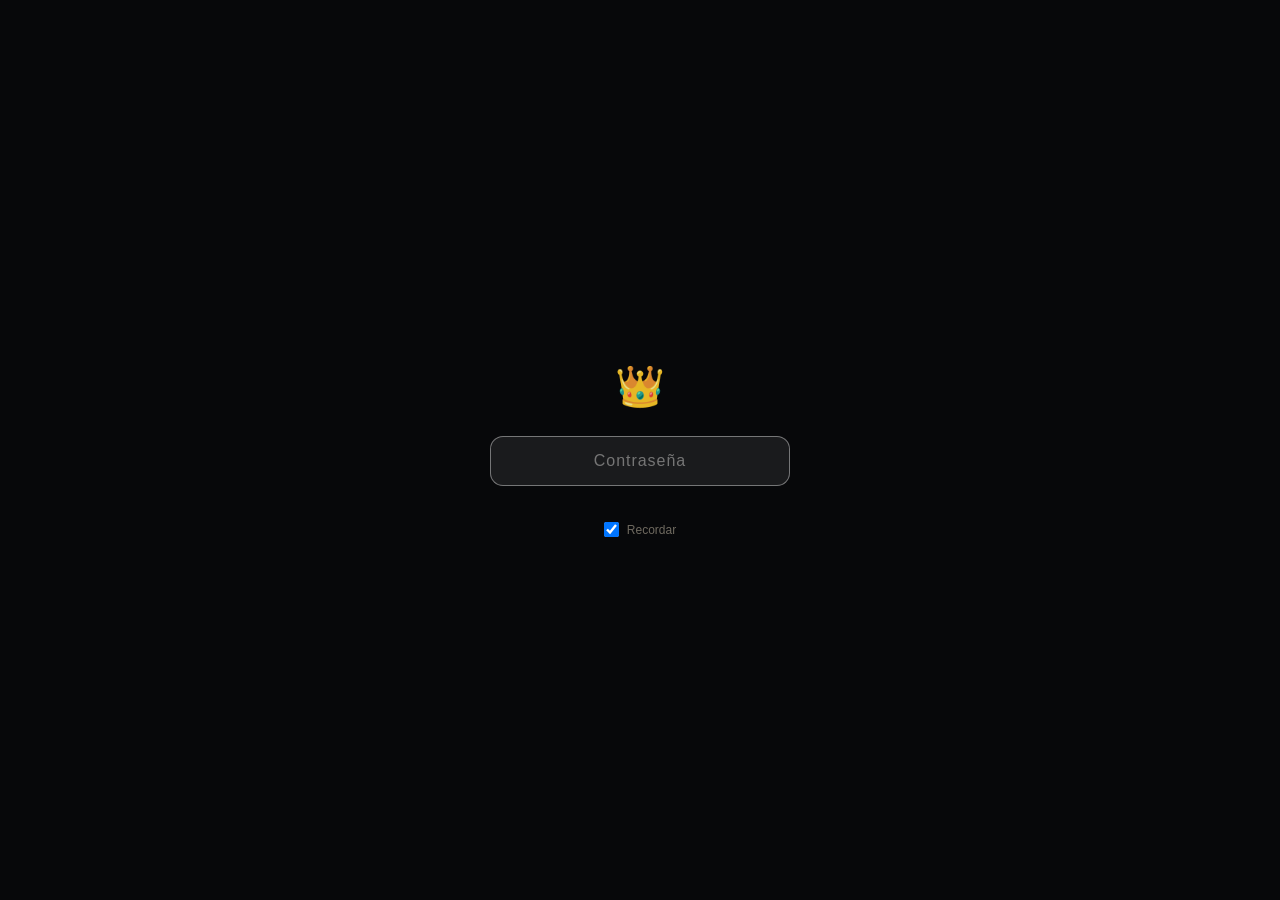
<file: index.html>
<!DOCTYPE html>
<html lang="es">
<head>
<meta charset="UTF-8" />
<meta name="viewport" content="width=device-width, initial-scale=1.0" />
<link rel="icon" href="data:image/svg+xml,<svg xmlns='http://www.w3.org/2000/svg' viewBox='0 0 100 100'><text y='.9em' font-size='88'>👑</text></svg>" />
<meta name="theme-color" content="#07080a" />
<meta name="apple-mobile-web-app-capable" content="yes" />
<meta name="apple-mobile-web-app-status-bar-style" content="black-translucent" />
<link rel="manifest" href="manifest.json" />
<link rel="apple-touch-icon" href="img/icon-192.png" />
<title>TPM</title>
<style>
  :root{
    --neg:#07080a;
    --hueso:#f4f1ea;
    --tenue:#8b8578;
    --serif:'Georgia','Times New Roman',serif;
    --sans:-apple-system,BlinkMacSystemFont,'Segoe UI','Helvetica Neue',Arial,sans-serif;
    --riel:330px;
    --suave:cubic-bezier(.22,.61,.36,1);
  }
  *,*::before,*::after{box-sizing:border-box;margin:0;padding:0}
  html,body{height:100%;overflow:hidden;background:var(--neg)}
  body{font-family:var(--sans);color:var(--hueso);-webkit-font-smoothing:antialiased}
  ::selection{background:rgba(255,255,255,.16)}

  /* ══════════════ EL FONDO CINEMATOGRÁFICO ══════════════ */
  .escena{position:fixed;inset:0;z-index:0;overflow:hidden;background:#000}
  .toma{
    position:absolute;inset:-6%;
    background-size:cover;background-position:center;
    filter:brightness(.68) saturate(1.12) contrast(1.03);
    opacity:0;transform:scale(1.02);
    transition:opacity 1.1s var(--suave);
    will-change:opacity,transform;
  }
  .toma.viva{opacity:1;animation:respira 26s ease-out forwards}
  @keyframes respira{ from{transform:scale(1.02) translate3d(0,0,0)} to{transform:scale(1.15) translate3d(-1.5%,-1%,0)} }

  /* La página web no respira: ESCURRE. La foto es la página completa,
     alta, y se recorre despacito de arriba abajo — como si alguien la
     estuviera leyendo. Va y viene para que nunca se corte de golpe. */
  .toma.desliza{
    inset:0;
    background-size:100% auto;
    background-position:center top;
    background-repeat:no-repeat;
    transform:none;
    /* la página es BLANCA: con el mismo brillo de las fotos se traga el
       texto. Va mucho más oscura y con un desenfoque leve, para que se
       lea como fondo y no como contenido peleando con el título. */
    filter:brightness(.26) saturate(1.05) contrast(1.06) blur(1.6px);
  }
  .toma.desliza.viva{ animation:escurre 46s ease-in-out infinite alternate; }
  @keyframes escurre{ from{background-position:center 0%} to{background-position:center 100%} }

  /* el color del sistema tiñe la toma */
  .tinte{position:absolute;inset:0;mix-blend-mode:soft-light;opacity:.34;transition:background 1.1s var(--suave)}
  /* oscurecido para que el texto siempre se lea */
  .velo{position:absolute;inset:0;
    background:
      linear-gradient(100deg, rgba(7,8,10,.985) 0%, rgba(7,8,10,.95) 20%, rgba(7,8,10,.70) 44%, rgba(7,8,10,.30) 70%, rgba(7,8,10,.62) 100%),
      radial-gradient(135% 105% at 24% 50%, transparent 30%, rgba(0,0,0,.66) 100%);
  }
  /* grano finito: le quita lo digital */
  .grano{position:absolute;inset:-100%;opacity:.05;pointer-events:none;
    background-image:url("data:image/svg+xml,%3Csvg xmlns='http://www.w3.org/2000/svg' width='200' height='200'%3E%3Cfilter id='n'%3E%3CfeTurbulence type='fractalNoise' baseFrequency='.85' numOctaves='3'/%3E%3C/filter%3E%3Crect width='200' height='200' filter='url(%23n)'/%3E%3C/svg%3E");
    animation:tiembla 700ms steps(4) infinite}
  @keyframes tiembla{0%{transform:translate(0,0)}25%{transform:translate(-2%,1%)}50%{transform:translate(1%,-2%)}75%{transform:translate(-1%,-1%)}100%{transform:translate(0,0)}}

  /* ══════════════ RIEL DE SISTEMAS (izquierda) ══════════════ */
  .app{position:relative;z-index:2;height:100%;display:flex}
  .riel{
    width:var(--riel);min-width:var(--riel);height:100%;
    display:flex;flex-direction:column;justify-content:center;
    padding:34px 0 34px 46px;gap:2px;
  }
  .fila{
    display:flex;align-items:center;gap:16px;
    padding:11px 16px 11px 12px;border-radius:14px;
    cursor:pointer;position:relative;
    opacity:.46;transform:translateX(-6px);
    transition:opacity .45s var(--suave),transform .45s var(--suave),background .3s;
  }
  .fila .marca{
    position:absolute;left:-14px;top:50%;width:3px;height:0;border-radius:3px;
    background:var(--c);transform:translateY(-50%);
    transition:height .45s var(--suave);
  }
  .fila.sel{opacity:1;transform:translateX(0);background:rgba(255,255,255,.05)}
  .fila.sel .marca{height:56%}
  .fila:hover{opacity:1}

  .ficha{
    width:52px;height:52px;border-radius:13px;flex-shrink:0;
    display:grid;place-items:center;font-size:25px;
    background:linear-gradient(150deg,rgba(255,255,255,.10),rgba(255,255,255,.02));
    border:1px solid rgba(255,255,255,.10);
    box-shadow:0 6px 22px rgba(0,0,0,.5);
    transition:transform .45s var(--suave),border-color .45s var(--suave),box-shadow .45s var(--suave);
  }
  .fila.sel .ficha{transform:scale(1.07);border-color:var(--c);box-shadow:0 10px 30px rgba(0,0,0,.65),0 0 0 1px var(--c)}

  .textos{min-width:0;flex:1}
  .quien{font-family:var(--serif);font-size:21px;line-height:1.1;letter-spacing:.1px;
         white-space:nowrap;overflow:hidden;text-overflow:ellipsis}
  .quees{font-size:11.5px;color:var(--tenue);margin-top:3px;letter-spacing:.03em;
         white-space:nowrap;overflow:hidden;text-overflow:ellipsis}
  .fila.sel .quees{color:#b9b2a4}
  /* semáforo: gris = revisando · color = responde · rojo = no responde */
  .apagado{width:6px;height:6px;border-radius:50%;background:#4a453d;flex-shrink:0;
           transition:background .5s var(--suave),box-shadow .5s var(--suave)}
  .apagado.revisando{animation:late 1.4s ease-in-out infinite}
  @keyframes late{0%,100%{opacity:.35}50%{opacity:1}}
  .apagado.enpie{background:#4f9e6a}
  .apagado.caido{background:#d2503c;box-shadow:0 0 9px rgba(210,80,60,.8)}
  /* lo que vive en la Mac no se puede revisar desde un sitio público:
     Chrome bloquea que una web pública le toque la puerta a localhost.
     Así que NO se pinta verde ni rojo — se pinta distinto y se dice por qué. */
  .apagado.encasa{background:transparent;box-shadow:inset 0 0 0 1.5px var(--c)}
  .fila.sel .apagado.enpie{background:var(--c);box-shadow:0 0 10px var(--c)}

  /* aviso rojo arriba cuando algo se cayó */
  .caida{
    position:fixed;top:22px;right:30px;z-index:6;
    display:none;align-items:center;gap:9px;
    padding:10px 16px;border-radius:30px;
    background:rgba(210,80,60,.14);border:1px solid rgba(210,80,60,.4);
    color:#f0b5a9;font-size:12.5px;letter-spacing:.01em;
    backdrop-filter:blur(10px);animation:sube .6s var(--suave);
  }
  .caida.show{display:flex}

  /* pista de teclado: sale sola y se va sola */
  .pista{
    position:fixed;right:34px;bottom:30px;z-index:5;
    font-size:11px;letter-spacing:.16em;text-transform:uppercase;color:#5d584e;
    display:flex;gap:14px;align-items:center;
    opacity:0;transition:opacity 1s var(--suave);
  }
  .pista.show{opacity:1}
  .pista kbd{
    font-family:var(--sans);font-size:10px;letter-spacing:0;
    padding:3px 7px;border-radius:6px;
    background:rgba(255,255,255,.05);border:1px solid rgba(255,255,255,.10);color:#8b8578;
  }

  /* ══════════════ EL TITULO GRANDE (derecha) ══════════════ */
  .placa{
    flex:1;height:100%;display:flex;flex-direction:column;justify-content:center;
    padding:0 8vw 0 4vw;pointer-events:none;
  }
  .placa .arriba{
    font-size:11px;letter-spacing:.42em;text-transform:uppercase;
    color:var(--c);margin-bottom:16px;font-weight:600;
  }
  .placa h1{
    font-family:var(--serif);font-weight:400;
    font-size:clamp(38px,5.6vw,86px);line-height:.98;letter-spacing:-.02em;
    text-shadow:0 4px 26px rgba(0,0,0,.92),0 2px 60px rgba(0,0,0,.7);
  }
  .placa .linea{height:2px;width:0;background:var(--c);margin:28px 0 4px;border-radius:2px;
                transition:width .8s var(--suave) .1s}
  .placa.entra .linea{width:88px}
  .placa p{max-width:34ch;font-size:15px;line-height:1.6;color:#ddd7ca;
           text-shadow:0 2px 14px rgba(0,0,0,.95),0 1px 30px rgba(0,0,0,.8)}
  .placa .nota{
    margin-top:14px;font-size:12.5px;line-height:1.55;max-width:34ch;
    color:#f0b5a9;background:rgba(210,80,60,.12);border-left:2px solid rgba(210,80,60,.55);
    border-radius:0 8px 8px 0;padding:9px 13px;
  }
  .placa .dedonde{
    margin-top:12px;font-size:10.5px;letter-spacing:.14em;text-transform:uppercase;color:#6a6459;
  }
  .placa .entrar{
    margin-top:30px;pointer-events:auto;align-self:flex-start;
    display:inline-flex;align-items:center;gap:11px;
    padding:14px 26px;border-radius:40px;cursor:pointer;
    background:var(--hueso);color:#0b0c0e;border:none;
    font-family:var(--sans);font-size:14.5px;font-weight:600;letter-spacing:.01em;
    transition:transform .3s var(--suave),box-shadow .3s var(--suave),background .3s;
    box-shadow:0 10px 34px rgba(0,0,0,.5);
  }
  .placa .entrar:hover{transform:translateY(-2px) scale(1.02);box-shadow:0 16px 44px rgba(0,0,0,.62)}
  .placa .entrar.pendiente{background:rgba(255,255,255,.10);color:#a8a196;cursor:default;box-shadow:none}
  .placa .entrar.pendiente:hover{transform:none}

  /* animación de entrada, escalonada */
  .placa > *{opacity:0;transform:translateY(16px)}
  .placa.entra > *{opacity:1;transform:none;
    transition:opacity .7s var(--suave),transform .7s var(--suave)}
  .placa.entra .arriba{transition-delay:.02s}
  .placa.entra h1{transition-delay:.09s}
  .placa.entra .linea{opacity:1;transform:none;transition-delay:.16s}
  .placa.entra .entrar{transition-delay:.22s}

  /* ══════════════ HERRAMIENTAS (abajo, discretas) ══════════════ */
  .tools{position:fixed;left:46px;bottom:30px;z-index:5;display:flex;gap:8px;
         opacity:.22;transition:opacity .4s var(--suave)}
  .tools:hover{opacity:1}
  .tools button{
    width:36px;height:36px;border-radius:11px;cursor:pointer;
    background:rgba(255,255,255,.05);border:1px solid rgba(255,255,255,.10);
    color:var(--hueso);font-size:14px;transition:background .25s,transform .25s;
  }
  .tools button:hover{background:rgba(255,255,255,.13);transform:translateY(-2px)}

  /* ══════════════ CANDADO ══════════════ */
  #gate{position:fixed;inset:0;z-index:99;background:#07080a;display:grid;place-items:center;padding:24px}
  #gate .caja{width:100%;max-width:300px;text-align:center;animation:sube .8s var(--suave)}
  @keyframes sube{from{opacity:0;transform:translateY(18px)}to{opacity:1;transform:none}}
  #gate .corona{font-size:40px;margin-bottom:26px;opacity:.9}
  #gate input{
    width:100%;padding:15px 18px;border-radius:13px;text-align:center;
    background:rgba(255,255,255,.05);border:1px solid rgba(255,255,255,.12);
    color:var(--hueso);font-size:16px;font-family:var(--sans);letter-spacing:.06em;
    transition:border-color .3s,background .3s;
  }
  #gate input:focus{outline:none;border-color:rgba(255,255,255,.4);background:rgba(255,255,255,.08)}
  #gate .err{color:#e0765f;font-size:12.5px;height:18px;margin-top:12px;letter-spacing:.02em}
  #gate .rec{display:flex;align-items:center;justify-content:center;gap:8px;margin-top:6px;
             font-size:12px;color:#6f6a60;cursor:pointer;user-select:none}
  #gate .rec input{width:15px;height:15px;padding:0}

  /* ══════════════ AJUSTES ══════════════ */
  .modal{position:fixed;inset:0;background:rgba(4,5,7,.86);backdrop-filter:blur(14px);
         display:none;place-items:center;z-index:80;padding:24px}
  .modal.show{display:grid;animation:aparece .35s var(--suave)}
  @keyframes aparece{from{opacity:0}to{opacity:1}}
  .hoja{width:100%;max-width:520px;max-height:84vh;overflow-y:auto;
        background:#0e0f12;border:1px solid rgba(255,255,255,.09);border-radius:20px;padding:26px}
  .hoja h3{font-family:var(--serif);font-weight:400;font-size:20px;margin-bottom:20px;color:var(--hueso)}
  .it{border:1px solid rgba(255,255,255,.07);border-radius:14px;padding:14px;margin-bottom:10px;
      background:rgba(255,255,255,.02)}
  .it .cab{display:flex;align-items:center;gap:11px;margin-bottom:11px}
  .it .cab .em{font-size:19px}
  .it .cab .nn{flex:1;min-width:0;font-family:var(--serif);font-size:16px}
  .ojo{
    width:30px;height:30px;border-radius:9px;cursor:pointer;flex-shrink:0;
    background:rgba(255,255,255,.06);border:1px solid rgba(255,255,255,.10);
    color:#a9a396;font-size:13px;transition:background .2s,opacity .2s;
  }
  .ojo:hover{background:rgba(255,255,255,.15)}
  .it.apagada{opacity:.45}
  .it.apagada .ojo{background:rgba(210,80,60,.16);border-color:rgba(210,80,60,.35)}
  .flechas{display:flex;flex-direction:column;gap:3px}
  .flechas button{width:25px;height:18px;line-height:1;padding:0;border-radius:6px;cursor:pointer;
    background:rgba(255,255,255,.06);border:1px solid rgba(255,255,255,.10);color:#a9a396;font-size:9px}
  .flechas button:hover:not(:disabled){background:rgba(255,255,255,.15)}
  .flechas button:disabled{opacity:.2;cursor:default}
  .it label{display:block;font-size:10.5px;letter-spacing:.1em;text-transform:uppercase;
            color:#6f6a60;margin-bottom:5px}
  .it input[type=url]{width:100%;padding:10px 12px;border-radius:9px;font-size:13px;font-family:var(--sans);
    background:rgba(255,255,255,.04);border:1px solid rgba(255,255,255,.10);color:var(--hueso)}
  .it input[type=url]:focus{outline:none;border-color:rgba(255,255,255,.32)}
  .it .abajo{display:flex;align-items:center;gap:10px;margin-top:11px}
  .it input[type=color]{width:42px;height:29px;padding:2px;border-radius:8px;cursor:pointer;
    background:rgba(255,255,255,.05);border:1px solid rgba(255,255,255,.12)}
  .it .aviso{font-size:11.5px;color:#e0765f;margin-top:8px;display:none}
  .it .aviso.show{display:block}
  .pie{display:flex;gap:10px;justify-content:flex-end;margin-top:18px}
  .pie button{padding:11px 20px;border-radius:11px;cursor:pointer;font-size:13.5px;font-family:var(--sans);
    background:rgba(255,255,255,.06);border:1px solid rgba(255,255,255,.11);color:var(--hueso)}
  .pie button.ok{background:var(--hueso);color:#0b0c0e;border-color:var(--hueso);font-weight:600}
  .pie button:hover{filter:brightness(1.15)}


  /* ═══════════════════ EXTRAS ═══════════════════
     Capa que se desliza encima. Mismo idioma que el resto: Georgia para
     los números grandes, la sans para todo lo demás, la curva --suave.
     OJO: no usar la clase .pie aquí — ya está ocupada por el pie del
     modal de Ajustes y le mete justify-content:flex-end. */
  .extras{
    position:fixed;inset:0;z-index:70;background:#07080a;
    display:none;overflow-y:auto;
    padding:46px 46px 60px;
  }
  .extras.show{display:block;animation:aparece .4s var(--suave)}
  .extras::before{                      /* un respiro de color arriba */
    content:"";position:fixed;left:0;right:0;top:0;height:220px;pointer-events:none;
    background:radial-gradient(80% 100% at 20% 0%, rgba(255,255,255,.05), transparent 70%);
  }

  .ex-cab{display:flex;align-items:baseline;gap:16px;margin-bottom:6px}
  .ex-cab h2{font-family:var(--serif);font-weight:400;font-size:clamp(28px,3.4vw,44px);
             letter-spacing:-.02em;line-height:1}
  .ex-cab .cuando{font-size:11px;letter-spacing:.28em;text-transform:uppercase;color:#5d584e}
  .ex-salir{
    position:fixed;top:38px;right:44px;z-index:2;
    width:40px;height:40px;border-radius:12px;cursor:pointer;
    background:rgba(255,255,255,.05);border:1px solid rgba(255,255,255,.10);
    color:var(--hueso);font-size:17px;line-height:1;
    transition:background .25s var(--suave),transform .25s var(--suave);
  }
  .ex-salir:hover{background:rgba(255,255,255,.14);transform:rotate(90deg)}

  /* rejilla de tarjetas */
  .ex-facturas{display:flex;align-items:center;gap:12px;margin:22px 0 8px;padding:18px 20px;border:1px solid #5d584e;border-radius:14px;color:var(--hueso);text-decoration:none;font-size:18px}.ex-facturas span{flex:1;font-size:13px;color:#a49b89}.ex-facturas:hover,.ex-facturas:focus-visible{background:#2a2823;border-color:#bca36d}@media(max-width:600px){.ex-facturas{flex-wrap:wrap}.ex-facturas span{flex-basis:65%}}
  .ex-rej{
    display:grid;grid-template-columns:repeat(auto-fill,minmax(272px,1fr));
    gap:16px;margin-top:30px;max-width:1320px;
    align-items:start;          /* si no, la cerrada se estira al alto de la abierta */
  }
  .ex-t{
    background:rgba(255,255,255,.032);
    border:1px solid rgba(255,255,255,.075);
    border-radius:17px;padding:20px 21px 18px;
    position:relative;overflow:hidden;
    opacity:0;transform:translateY(14px);
  }
  .extras.show .ex-t{opacity:1;transform:none;
    transition:opacity .6s var(--suave),transform .6s var(--suave)}
  .ex-t::after{content:"";position:absolute;left:0;top:0;bottom:0;width:3px;background:var(--tc,#3a3630)}
  .ex-t.ancha{grid-column:span 2}

  /* La cabecera de cada tarjeta usa el MISMO formato que los botones del
     inicio: cuadrito con el icono, nombre en serif y su renglón chiquito. */
  /* Cerrada = botón: solo cabecera y el número grande. Abierta = todo.
     Era demasiada información de golpe con las 7 abiertas. */
  .ex-t.cerrada > *:not(.ex-cabt):not(.ex-n){display:none}
  .ex-t.cerrada .ex-n{font-size:34px;margin-bottom:2px}
  .ex-t.cerrada{padding-bottom:20px}
  .ex-t{transition:padding .3s var(--suave)}

  .ex-cabt{display:flex;align-items:center;gap:12px;margin-bottom:16px;
           cursor:pointer;user-select:none;border-radius:10px;
           transition:opacity .2s}
  .ex-cabt:hover{opacity:.78}
  .ex-cabt .flecha{
    flex-shrink:0;font-size:11px;color:var(--tc,#6f6a60);
    transition:transform .3s var(--suave);transform:rotate(0deg);
  }
  .ex-t:not(.cerrada) .ex-cabt .flecha{transform:rotate(180deg)}
  .ex-cabt .ficha{width:44px;height:44px;border-radius:12px;font-size:21px;
    border-color:var(--tc,rgba(255,255,255,.10))}
  .ex-cabt .textos{min-width:0;flex:1}
  .ex-cabt .quien{font-family:var(--serif);font-size:19px;line-height:1.1;color:var(--hueso);
    white-space:nowrap;overflow:hidden;text-overflow:ellipsis}
  .ex-cabt .quees{font-size:11px;color:var(--tc,#6f6a60);margin-top:3px;
    letter-spacing:.14em;text-transform:uppercase;font-weight:600;
    white-space:nowrap;overflow:hidden;text-overflow:ellipsis}
  /* el rótulo viejo se queda por si algo lo usa, pero ya no se ve */
  .ex-t .rot{display:none}
  /* Georgia trae cifras de TEXTO (el 3,4,7,9 bajan de la línea). Para UN
     número grande se ve editorial y queda bien; para columnas, NO. */
  .ex-n{font-family:var(--serif);font-size:47px;line-height:.95;letter-spacing:-.015em;color:var(--hueso)}
  .ex-n .u{font-size:16px;color:#7d776b;margin-left:7px;letter-spacing:0}
  .ex-pie{font-size:11.5px;color:#7d776b;margin-top:9px;line-height:1.5}

  /* renglones de datos: aquí SÍ va la sans con cifras alineadas */
  .ex-fila{
    display:flex;justify-content:space-between;align-items:baseline;gap:12px;
    padding:7px 0;border-top:1px solid rgba(255,255,255,.055);
    font-size:13px;
  }
  .ex-fila:first-of-type{border-top:0}
  .ex-fila .et{color:#8b8578}
  .ex-fila .va{font-variant-numeric:tabular-nums;font-weight:600;color:var(--hueso);white-space:nowrap}
  /* el total histórico: es el que Keno quiere que impacte */
  /* las 5 cifras de WhatsApp, al estilo de la pantalla «Campañas y saldo» */
  .wa-cajas{display:grid;grid-template-columns:repeat(2,1fr);gap:8px;margin-top:4px}
  .wa-caja{background:rgba(255,255,255,.035);border:1px solid rgba(255,255,255,.07);
           border-radius:11px;padding:11px 12px}
  .wa-caja .n{font-family:var(--serif);font-size:25px;line-height:1;color:var(--hueso)}
  .wa-caja .e{font-size:10.5px;color:#8b8578;margin-top:5px;line-height:1.3}
  .wa-caja.verde .n{color:#4f9e6a}
  .wa-caja.pct  .n{color:var(--tc,#cf5a92)}
  .wa-nums{margin-top:13px;padding-top:12px;border-top:1px solid rgba(255,255,255,.07)}

  .ex-total{margin-top:14px;padding-top:13px;border-top:1px solid rgba(255,255,255,.10)}
  .ex-total .et{font-size:10px;letter-spacing:.18em;text-transform:uppercase;color:var(--tc,#6f6a60);font-weight:700}
  .ex-total .va{font-family:var(--serif);font-size:31px;line-height:1.1;color:var(--hueso);
                margin-top:5px;display:block}
  .ex-total .desde{font-size:11px;color:#6f6a60;margin-top:4px}

  /* estados */
  .ex-t.cargando .ex-n{color:#4a453d}
  .ex-cargando{display:inline-block;width:15px;height:15px;border:2px solid rgba(255,255,255,.13);
    border-top-color:var(--tc,#8b8578);border-radius:50%;animation:sp 1s linear infinite}
  .ex-t.falta{border-style:dashed;border-color:rgba(255,255,255,.10);background:transparent}
  .ex-t.falta .ex-n{font-size:26px;color:#5d584e;font-family:var(--sans);font-weight:600}
  .ex-nota{
    margin-top:11px;font-size:11.5px;line-height:1.55;color:#a89f8e;
    background:rgba(201,162,75,.09);border-left:2px solid rgba(201,162,75,.42);
    border-radius:0 7px 7px 0;padding:8px 11px;
  }
  .ex-nota.mala{color:#e8b3a6;background:rgba(210,80,60,.10);border-left-color:rgba(210,80,60,.5)}

  /* el candado de los pesos */
  .ex-llave{margin-top:13px}
  .ex-llave input{
    width:100%;padding:9px 11px;margin-bottom:7px;border-radius:9px;font-size:13px;
    font-family:var(--sans);background:rgba(255,255,255,.04);
    border:1px solid rgba(255,255,255,.11);color:var(--hueso);
  }
  .ex-llave input:focus{outline:none;border-color:rgba(255,255,255,.34)}
  .ex-llave button{
    width:100%;padding:10px;border-radius:9px;cursor:pointer;font-size:13px;font-weight:600;
    font-family:var(--sans);background:var(--hueso);color:#0b0c0e;border:none;
    transition:filter .2s;
  }
  .ex-llave button:hover{filter:brightness(.9)}
  .ex-err{font-size:11.5px;color:#e0765f;margin-top:7px;min-height:15px}

  .ex-sec{font-size:10px;letter-spacing:.3em;text-transform:uppercase;color:#4f4a42;
          margin:34px 0 -6px;grid-column:1/-1}

  @media(max-width:760px){
    .extras{padding:26px 20px 50px}
    .ex-salir{top:20px;right:18px}
    /* la ✕ se encimaba justo sobre el aviso de «números viejos» */
    .ex-cab{flex-wrap:wrap;padding-right:52px}
    .ex-cab .cuando{width:100%}
    .ex-t.ancha{grid-column:span 1}     /* si no, deja una columna fantasma de 0px */
  }

  @media(max-width:900px){
    :root{--riel:100%}
    .app{flex-direction:column}
    .riel{height:auto;justify-content:flex-start;padding:20px 20px 8px;overflow-x:auto;
          flex-direction:row;gap:8px;min-height:auto}
    .fila{flex-direction:column;text-align:center;min-width:112px;gap:9px;opacity:1}
    .fila .marca,.fila .apagado{display:none}
    .quees{display:none}
    .quien{font-size:14px}
    .placa{padding:8px 24px 40px;justify-content:flex-start}
    .tools{left:20px;bottom:16px;opacity:1}
    /* arriba tapaba los iconos de los primeros sistemas */
    .caida{top:auto;bottom:74px;left:16px;right:16px;justify-content:center}
  }
  @media(prefers-reduced-motion:reduce){
    .toma.viva{animation:none}.grano{animation:none}
    .placa > *{transition-duration:.01s !important}
    .extras.show{animation:none}
    .extras.show .ex-t{transition-duration:.01s !important}
    .ex-cargando{animation:none}
  }
</style>
</head>
<body>

<!-- ═══ candado ═══ -->
<div id="gate">
  <div class="caja">
    <div class="corona">👑</div>
    <input id="gp" type="password" placeholder="Contraseña" autocomplete="current-password" />
    <div class="err" id="ge"></div>
    <label class="rec"><input id="gr" type="checkbox" checked /> Recordar</label>
  </div>
</div>

<!-- ═══ fondo ═══ -->
<div class="escena" id="escena">
  <div class="tinte" id="tinte"></div>
  <div class="velo"></div>
  <div class="grano"></div>
</div>

<div class="app">
  <div class="riel" id="riel"></div>
  <div class="placa" id="placa"></div>
</div>

<div class="caida" id="caida"></div>

<div class="pista" id="pista">
  <span><kbd>↑</kbd><kbd>↓</kbd> moverse</span>
  <span><kbd>Enter</kbd> entrar</span>
</div>

<div class="tools">
  <button id="bAjustes" title="Ajustes">⚙</button>
</div>

<div class="extras" id="extras">
  <button class="ex-salir" id="exSalir" title="Cerrar (Esc)">✕</button>
  <div class="ex-cab"><h2>Extras</h2><span class="cuando" id="exCuando"></span>
    <span class="cuando" id="exSello"></span></div>
  <a class="ex-facturas" href="./facturas.html">🧾 Facturas <span>Ver documentos e imprimir</span> <b aria-hidden="true">↗</b></a>
  <div class="ex-rej" id="exRej"></div>
</div>

<div class="modal" id="modal">
  <div class="hoja">
    <h3>Ajustes</h3>
    <div id="cuerpo"></div>
    <div class="pie">
      <button id="bRestaurar">Restaurar</button>
      <button id="bCerrar">Listo</button>
      <button class="ok" id="bGuardar">Guardar</button>
    </div>
  </div>
</div>

<script>
(function(){
  "use strict";

  /* Cada sistema con su color y su foto. Las fotos son del patio y el
     local — de Keno, nada bajado de internet. */
  const BASE = [
    { id:'inventario', quien:'Raúl',           quees:'Inventario de patio',  color:'#e0563f', foto:'img/f4.jpg',
      url:'https://fotonas.tractopartes.com/',                emoji:'🏗️', linea:'El patio',
      texto:'Piezas, familias, ubicaciones y salidas. Lo que hay y dónde está.' },
    { id:'maura',      quien:'Maura',          quees:'Registro de mostrador', color:'#d8a53f', foto:'img/f1.jpg',
      url:'https://maura-tracto.netlify.app/',                emoji:'📒', linea:'Cobranza',
      texto:'Ventas del día, notas, abonos, egresos y estatus de chasis.' },
    { id:'sat',        quien:'Ventas',         quees:'Buscador SAT',          color:'#3f9e63', foto:'img/f3.jpg',
      url:'https://kenotractopartes.github.io/buscador-sat/', emoji:'🏷️', linea:'Buscador',
      texto:'La clave SAT de cada pieza por su nombre. 1,908 piezas cargadas.' },
    { id:'arneses',    quien:'Taller',         quees:'Buscador de arneses',   color:'#4a92c4', foto:'img/f5.jpg',
      url:'https://kenotractopartes.github.io/arneses/',      emoji:'🔌', linea:'Buscador de arneses',
      texto:'Arneses por zona del cuarto, sincronizado en vivo.' },
    { id:'iva',        quien:'Administración', quees:'Calculadora fiscal',    color:'#9b6fd0', foto:'img/f2.jpg',
      oculto:true,        // Keno la escondió el 5 sep 2026: no la va a terminar por ahora
      url:'https://tata-tracto.netlify.app/',                 emoji:'🧮', linea:'Fiscal',
      texto:'IVA y desglose, sin sacar la calculadora.' },
    { id:'papa',       quien:'Papá',           quees:'Panel de dirección',    color:'#c9a24b', foto:'img/f1.jpg',
      url:'https://ai-maura-06-26.web.app/',                  emoji:'👑', linea:'Ingresos y gastos',
      texto:'El resumen del negocio, en números, para el dueño.' },
    { id:'videos',     quien:'Videos',         quees:'Producción de reels',   color:'#cf5a92', foto:'img/f2.jpg',
      url:'https://tmamini.tail522a9c.ts.net:8750/', alt:'', casa:true,
      emoji:'🎬', linea:'El estudio',
      texto:'Arma los reels y las fotos de producto. Funciona en la Mac mini del negocio; requiere Tailscale conectado.' },
    { id:'extras',     quien:'Extras',         quees:'Los números',           color:'#c9a24b', foto:'img/f2.jpg',
      panel:true,         // no abre una liga: abre la capa de números
      url:'', emoji:'▦', linea:'Cómo va la empresa' },
    { id:'web',        quien:'Página web',     quees:'tractopartes.com',      color:'#3b3fb8', foto:'img/web.jpg',
      desliza:true,       // su fondo NO hace zoom: escurre para abajo, como si la estuvieras leyendo
      url:'https://tractopartes.com/',                        emoji:'🌐', linea:'Lo que ve el cliente' },
    { id:'blanca',     quien:'Blanca',         quees:'Bancos y facturas',     color:'#5e93a3', foto:'img/f3.jpg',
      oculto:true,        // escondida el 5 sep 2026: no está hecha y confunde en la tesis
      url:'',                                                 emoji:'🤖', linea:'Bancos',
      texto:'Clasificación de correos y saldo en vivo. Todavía en construcción.' }
  ];

  /* Direcciones rotas conocidas → su reemplazo.
     La vieja de Raúl rebotaba a http:// y Chrome la bloqueaba. */
  const ARREGLOS = {
    'https://kenotractopartes.github.io/inventario/':'https://fotonas.tractopartes.com/',
    'http://fotonas.tractopartes.com/':'https://fotonas.tractopartes.com/'
  };

  const LS='tpm_unificador_v1', CLAVE='maestro2026', LSOK='tpm_maestro_ok_v1';
  const DEFV = 2;                     // sube este número al cambiar qué se esconde por omisión
  const LSULT='tpm_ultimo_v1';        // el último que abrió
  const LSPISTA='tpm_pista_vista_v1'; // si ya vio la pista del teclado
  const $=q=>document.querySelector(q);
  const esc=v=>String(v==null?'':v).replace(/[&<>"']/g,m=>({'&':'&amp;','<':'&lt;','>':'&gt;','"':'&quot;',"'":'&#39;'}[m]));
  const inseguro=u=>/^http:\/\//i.test(String(u||'').trim());

  let todos = cargar();                       // todos, incluidos los escondidos
  let sist  = todos.filter(x=>!x.oculto);     // los que se ven en el riel
  let sel = 0, tomas = {};
  function refrescarVisibles(){
    const antes = sist[sel] && sist[sel].id;
    sist = todos.filter(x=>!x.oculto);
    const i = sist.findIndex(x=>x.id===antes);
    sel = i>=0 ? i : 0;
  }

  function cargar(){
    let g=null; try{ g=JSON.parse(localStorage.getItem(LS)||'null'); }catch(e){}
    const prev=(g&&Array.isArray(g.systems))?g.systems:[];
    /* Si lo guardado es de una versión anterior, el 'oculto' guardado se
       ignora una vez y manda el valor nuevo. Sin esto, un 'false' viejo
       le gana para siempre a lo que yo cambie después — que fue justo lo
       que dejó a Blanca visible aunque ya la habíamos escondido. */
    const viejo = !g || (g.defv||0) < DEFV;
    return BASE.map(b=>{
      const p=prev.find(x=>x.id===b.id)||{};
      let url=(p.url!==undefined&&p.url!==null)?p.url:b.url;
      const fix=ARREGLOS[String(url).trim().toLowerCase()]; if(fix) url=fix;
      let alt=(p.alt!==undefined?p.alt:b.alt);
      if(b.id==='videos'){
        const anteriores=new Set(['localhost','127.0.0.1','192.168.1.7','100.122.251.31']);
        const esAnterior=v=>{try{const u=new URL(v);return anteriores.has(u.hostname)&&u.port==='8750';}catch(e){return false;}};
        if(esAnterior(url)) url=b.url;
        if(esAnterior(alt)) alt='';
      }
      return Object.assign({},b,{url:url,alt:alt,color:p.color||b.color,
        oculto: viejo ? !!b.oculto : ((typeof p.oculto==='boolean')?p.oculto:!!b.oculto),
        orden:(typeof p.orden==='number')?p.orden:BASE.indexOf(b)});
    }).sort((a,b)=>a.orden-b.orden).map((s,i)=>{s.orden=i;return s;});
  }
  function guardar(){
    try{ localStorage.setItem(LS,JSON.stringify({defv:DEFV, systems:todos.map(s=>
      ({id:s.id,url:s.url,alt:s.alt,color:s.color,orden:s.orden,oculto:!!s.oculto}))})); }catch(e){}
  }

  /* ── el fondo: una capa por sistema, se cruzan con fundido ── */
  function pintarEscena(s){
    if(!s) return;                    // sin sistema no hay nada que pintar
    const esc_ = $('#escena');
    if(!tomas[s.id]){
      const d=document.createElement('div'); d.className='toma'+(s.desliza?' desliza':'');
      d.style.backgroundImage='url("'+s.foto+'")';
      esc_.insertBefore(d, $('#tinte'));
      tomas[s.id]=d;
    }
    Object.keys(tomas).forEach(k=>{
      const on = k===s.id;
      tomas[k].classList.toggle('viva',on);
      if(!on) tomas[k].style.animation='';       // reinicia el zoom para la próxima
    });
    $('#tinte').style.background=s.color;
    document.documentElement.style.setProperty('--c',s.color);
  }

  /* ── el riel de la izquierda ── */
  function pintarRiel(){
    const r=$('#riel'); r.innerHTML='';
    sist.forEach((s,i)=>{
      const f=document.createElement('div');
      f.className='fila'+(i===sel?' sel':'');
      f.style.setProperty('--c',s.color);
      f.innerHTML=`<span class="marca"></span>
        <div class="ficha">${s.emoji}</div>
        <div class="textos"><div class="quien">${esc(s.quien)}</div><div class="quees">${esc(s.quees)}</div></div>
        <span class="apagado"></span>`;
      f.addEventListener('mouseenter',()=>elegir(i));
      f.addEventListener('click',()=>{ elegir(i); entrar(); });
      r.appendChild(f);
    });
    // al redibujar se perdían los focos: devolverlos con lo que ya se sabía
    sist.forEach(x=>{ if(x.estadoRed) pintarFoco(x.id, x.estadoRed); });
  }

  /* ── el título grande de la derecha ── */
  function pintarPlaca(){
    const s=sist[sel], p=$('#placa');
    if(!s || !p) return;
    p.classList.remove('entra');
    const listo = !!(s.url || s.alt) || !!s.panel;
    // si vive en la Mac, decir desde dónde se está alcanzando
    // Keno: nada de textos que le expliquen lo que ya sabe. Solo el nombre y el botón.
    p.innerHTML=`<div class="arriba">${esc(s.linea)}</div>
      <h1>${esc(s.quien)}</h1>
      <div class="linea"></div>
      <button class="entrar${listo?'':' pendiente'}">${
        s.panel ? 'Ver los números &nbsp;→' : listo ? 'Entrar &nbsp;→' : 'En construcción'}</button>
      ${ (s.casa && s.alt) ? `<button class="entrar otra" data-alt style="margin-top:10px;background:transparent;
         color:#b9b2a4;border:1px solid rgba(255,255,255,.16);box-shadow:none;font-weight:500">
         Abrir desde la red del negocio</button>` : '' }`;
    if(listo) p.querySelector('.entrar').addEventListener('click',entrar);
    /* Desde una página pública no se puede adivinar si localhost sirve en esta
       computadora. Adivinar no se puede; ofrecer las dos sí. */
    const bAlt = p.querySelector('[data-alt]');
    if(bAlt) bAlt.addEventListener('click',()=>{
      const sep = s.alt.indexOf('?')===-1?'?':'&';
      window.open(s.alt+sep+'_v='+Date.now(),'_blank','noopener');
    });
    requestAnimationFrame(()=>requestAnimationFrame(()=>p.classList.add('entra')));
  }

  function elegir(i){
    if(i===sel || i<0 || i>=sist.length) return;
    sel=i;
    document.querySelectorAll('.fila').forEach((f,k)=>f.classList.toggle('sel',k===sel));
    pintarEscena(sist[sel]); pintarPlaca();
  }
  const ultimoAbierto = {};           // uno POR SISTEMA, no uno para todos
  function entrar(){
    const s=sist[sel]; if(!s) return;
    if(s.panel){ abrirExtras(); return; }
    const d = s.viva || s.url;          // la que contestó; si no, la de siempre
    if(!d) return;                      // sin dirección no gasta el turno del siguiente
    // el candado frena el dedo resbalado en EL MISMO sistema, no abrir dos distintos
    if(Date.now()-(ultimoAbierto[s.id]||0) < 900) return;
    ultimoAbierto[s.id] = Date.now();
    try{ localStorage.setItem(LSULT,s.id); }catch(e){}   // para dejarlo listo la próxima
    const sep=d.indexOf('?')===-1?'?':'&';
    window.open(d+sep+'_v='+Date.now(),'_blank','noopener');  // número nuevo = nunca la copia de ayer
  }

  /* ── Precarga: baja las fotos calladito para que al cambiar de
        sistema el fundido sea instantáneo y no parpadee. ── */
  function precargar(){
    const vistas={};
    sist.forEach(s=>{ if(!vistas[s.foto]){ vistas[s.foto]=1; new Image().src=s.foto; } });
  }

  /* ── Semáforo: le toca la puerta a cada sistema.
        Ojo con el alcance real: esto detecta si el sitio RESPONDE
        (caído, dominio vencido, http:// bloqueado). NO detecta un 404
        ni si el contenido está mal — el navegador no deja leer eso de
        otro dominio. Se avisa como «responde», no como «todo bien». ── */
  function tocar(u,ms){
    if(!u) return Promise.resolve(false);
    return Promise.race([
      fetch(u,{mode:'no-cors',cache:'no-store'}).then(()=>true).catch(()=>false),
      new Promise(r=>setTimeout(()=>r(false),ms||9000))
    ]);
  }
  /* Los de casa (la plataforma de videos) viven en la Mac. Se prueba
     primero localhost — que solo jala EN la Mac — y si no contesta se
     intenta la IP del negocio, para que sirva desde el mostrador o el
     celular estando en el mismo WiFi. */
  async function revisarUno(s){
    if(s.panel) return 'encasa';                 // no es un sitio: no hay a qué tocarle la puerta
    if(!s.url && !s.alt) return 'sin-url';
    /* 🔴 COMPROBADO EN EL SITIO PUBLICADO: un sitio público NO puede
       hacerle fetch a localhost — Chrome lo corta por «Private Network
       Access». Da «Failed to fetch» en 2 ms aunque la plataforma esté
       corriendo. Revisarlo pintaría un rojo FALSO siempre, y un foco que
       miente es peor que no tener foco. Por eso no se revisa. */
    if(s.casa) return 'encasa';
    s.viva = null;
    if(await tocar(s.url, 9000)){ s.viva=s.url; return 'enpie'; }
    if(s.alt && await tocar(s.alt, 9000)){ s.viva=s.alt; return 'enpie'; }
    return 'caido';
  }
  function pintarFoco(id,estado){
    const i=sist.findIndex(x=>x.id===id); if(i<0) return;
    const f=document.querySelectorAll('.fila')[i]; if(!f) return;
    const d=f.querySelector('.apagado');
    d.classList.remove('revisando','enpie','caido','encasa');
    if(estado==='enpie'||estado==='caido'||estado==='encasa') d.classList.add(estado);
    d.title = estado==='enpie'  ? 'Responde'
            : estado==='caido'  ? 'NO responde'
            : estado==='encasa' ? (sist.find(x=>x.id===id)||{}).panel
                ? 'Es parte de esta misma pantalla'
                : 'Servidor Mac mini — conecta Tailscale para abrir'
            : 'Sin dirección';
  }
  /* Un WiFi con portal de login (escuelas, cafés, hoteles) contesta a TODO,
     así que el fetch en modo no-cors daba true y los seis focos salían verdes
     mintiendo. Comprobado: una página 404 que no es ningún sistema daba true.
     Esta sonda baja de verdad un JSON conocido: si contesta pero no es JSON,
     estás detrás de un portal y hay que decirlo en vez de pintar verde. */
  async function hayPortalCautivo(){
    try{
      const r = await conLimite(fetch(INV_URL+'/metricas_publicas.json',{cache:'no-store'}), 9, 'sonda');
      const t = await r.text();
      JSON.parse(t);
      return false;                       // llegó JSON de verdad: la red está limpia
    }catch(e){
      if(esLento(e)) return false;         // lento no es lo mismo que portal
      return !(e instanceof TypeError);    // TypeError = no hay red. Otra cosa = contestó basura
    }
  }

  async function semaforo(){
    document.querySelectorAll('.apagado').forEach(d=>d.classList.add('revisando'));
    if(await hayPortalCautivo()){
      document.querySelectorAll('.apagado').forEach(d=>d.classList.remove('revisando','enpie','caido'));
      const av=$('#caida');
      av.innerHTML='<span style="font-size:14px">●</span> Esta red pide iniciar sesión — '
        +'ábrele en el navegador y acéptala. Mientras, no se puede saber si los sistemas están en pie.';
      av.classList.add('show');
      return;
    }
    const r = await Promise.all(sist.map(async s=>({id:s.id, quien:s.quien, e:await revisarUno(s)})));
    r.forEach(x=>{
      pintarFoco(x.id,x.e);
      const s=sist.find(y=>y.id===x.id); if(s) s.estadoRed=x.e;
    });
    if(sist[sel] && sist[sel].casa) pintarPlaca();   // el de casa cambia su texto según responda
    const muertos = r.filter(x=>x.e==='caido');   // 'encasa' nunca entra: no se revisó
    const av=$('#caida');
    if(muertos.length){
      av.innerHTML='<span style="font-size:14px">●</span> No responde: <b>'+
        muertos.map(m=>esc(m.quien)).join(', ')+'</b>';
      av.classList.add('show');
    } else av.classList.remove('show');
  }

  /* ── ajustes: orden, color y direcciones ── */
  function abrirAjustes(){
    const c=$('#cuerpo'); c.innerHTML='';
    todos.forEach((s,i)=>{
      const it=document.createElement('div'); it.className='it'+(s.oculto?' apagada':''); it.dataset.id=s.id;
      it.innerHTML=`<div class="cab">
          <div class="flechas">
            <button data-sube ${i===0?'disabled':''}>▲</button>
            <button data-baja ${i===todos.length-1?'disabled':''}>▼</button>
          </div>
          <span class="em">${s.emoji}</span><div class="nn">${esc(s.quien)}</div>
          <button class="ojo" data-ojo title="${s.oculto?'Escondido — clic para mostrarlo':'Se ve — clic para esconderlo'}">${s.oculto?'🚫':'👁'}</button>
        </div>
        <label>Dirección</label>
        <input type="url" data-u="${esc(s.id)}" value="${esc(s.url)}" placeholder="https://…" />
        <div class="aviso${inseguro(s.url)?' show':''}">⚠ Empieza con http:// — ponle la «s».</div>
        ${s.casa?`<label style="margin-top:11px">Si no contesta, intentar en</label>
        <input type="url" data-a="${esc(s.id)}" value="${esc(s.alt||'')}" placeholder="https://192.168.1.7:8750/" />
        <div style="font-size:11px;color:#6f6a60;margin-top:6px;line-height:1.5">
          La IP de tu Mac en el negocio. Si el módem se la cambia, actualízala aquí.</div>`:''}
        <div class="abajo"><input type="color" data-c="${esc(s.id)}" value="${esc(s.color)}" />
          <span style="font-size:11.5px;color:#6f6a60">Color de ${esc(s.quien)}</span></div>`;
      it.querySelector('[data-ojo]').addEventListener('click',()=>{
        leer();
        // si al esconderlo no quedaría ninguno, el riel truena y Ajustes se traba
        if(!s.oculto && todos.filter(x=>!x.oculto).length <= 1){
          alert('Tiene que quedar al menos un sistema a la vista.'); return;
        }
        s.oculto=!s.oculto; guardar();
        refrescarVisibles(); pintarRiel(); pintarEscena(sist[sel]); pintarPlaca(); abrirAjustes();
      });
      it.querySelector('[data-sube]').addEventListener('click',()=>mover(s.id,-1));
      it.querySelector('[data-baja]').addEventListener('click',()=>mover(s.id, 1));
      it.querySelector('input[type=url]').addEventListener('input',function(){
        it.querySelector('.aviso').classList.toggle('show',inseguro(this.value));
      });
      c.appendChild(it);
    });
    $('#modal').classList.add('show');
    marcarCapa('ajustes');
  }
  function leer(){
    const c=$('#cuerpo'); if(!c) return;
    c.querySelectorAll('input[data-u]').forEach(i=>{const s=todos.find(x=>x.id===i.dataset.u); if(s)s.url=i.value.trim();});
    c.querySelectorAll('input[data-a]').forEach(i=>{const s=todos.find(x=>x.id===i.dataset.a); if(s)s.alt=i.value.trim();});
    c.querySelectorAll('input[data-c]').forEach(i=>{const s=todos.find(x=>x.id===i.dataset.c); if(s)s.color=i.value;});
  }
  function mover(id,paso){
    leer();
    const i=todos.findIndex(x=>x.id===id), j=i+paso;
    if(i<0||j<0||j>=todos.length) return;
    [todos[i],todos[j]]=[todos[j],todos[i]];
    todos.forEach((s,k)=>s.orden=k);
    guardar(); refrescarVisibles(); pintarRiel(); abrirAjustes();
  }
  function guardarAjustes(){
    leer(); guardar(); refrescarVisibles();
    pintarRiel(); pintarEscena(sist[sel]); pintarPlaca();
    $('#modal').classList.remove('show');
    semaforo();                                  // cambió una dirección: vuelve a revisar
  }
  function restaurar(){
    if(!confirm('¿Restaurar direcciones, orden y colores?')) return;
    try{ localStorage.removeItem(LS); }catch(e){}
    todos=cargar(); refrescarVisibles(); sel=0;
    pintarRiel(); pintarEscena(sist[0]); pintarPlaca();
    $('#caida').classList.remove('show');   // si no, seguía diciendo «no responde» ya restaurado
    semaforo();
    $('#modal').classList.remove('show');
  }

  /* ── arranque ── */
  function arrancar(){
    // deja seleccionado el último que abrió, como hace Netflix
    let ult=null; try{ ult=localStorage.getItem(LSULT); }catch(e){}
    const i=sist.findIndex(x=>x.id===ult);
    sel = i>=0 ? i : 0;

    pintarRiel(); pintarEscena(sist[sel]); pintarPlaca();
    precargar();
    semaforo();
    setInterval(semaforo, 5*60*1000);   // revisa cada 5 minutos, sin estorbar

    // la pista del teclado sale una vez y no vuelve a molestar
    let vista=null; try{ vista=localStorage.getItem(LSPISTA); }catch(e){}
    if(!vista){
      setTimeout(()=>$('#pista').classList.add('show'),1400);
      setTimeout(()=>{ $('#pista').classList.remove('show');
                       try{ localStorage.setItem(LSPISTA,'1'); }catch(e){} },9000);
    }
  }


  /* ═══════════════════════════════════════════════════════════════════
     EXTRAS — los números de la empresa.
     Todo lo que sale aquí está COMPROBADO contra los datos reales. Lo que
     no se puede sacar se dice que no se puede, con su razón. Un número
     inventado en una pantalla de control es peor que un hueco.
     ═══════════════════════════════════════════════════════════════════ */

  const INV_URL = 'https://inventario-julio-26-default-rtdb.firebaseio.com';
  const CFG_MAURA = {
    apiKey:"AIzaSyAzr0B8M-8PeJwK0XAaHDapyLPzsvmTThY",
    authDomain:"ai-maura-06-26.firebaseapp.com",
    projectId:"ai-maura-06-26",
    storageBucket:"ai-maura-06-26.firebasestorage.app",
    messagingSenderId:"279194148183",
    appId:"1:279194148183:web:f96d4d94dff8c8d2c7b212"
  };
  const DIA = 86400000;
  const cache = {};                    // no volver a bajar lo mismo en la misma sesión

  /* Con internet lento (el WiFi de una escuela, por ejemplo) las tarjetas se
     quedaban girando PARA SIEMPRE. Medido: 35 s y seguían dando vueltas.
     Todo lo que baje pasa por aquí y a los 12 s se rinde con un mensaje. */
  function conLimite(promesa, seg, queEs){
    return Promise.race([ promesa,
      new Promise((_,mal)=>setTimeout(()=>mal(new Error('LENTO:'+queEs)), (seg||12)*1000)) ]);
  }
  function esLento(e){ return String(e && e.message||'').indexOf('LENTO:')===0; }

  const pesos = n => '$' + Math.round(n).toLocaleString('es-MX');
  const num   = n => n.toLocaleString('es-MX');

  /* La fecha de alta de una pieza va METIDA EN LA LLAVE — no hay campo de
     creación. Comprobado contra fechaRegistro: 685 de 685 cuadran. */
  function fechaAlta(llave){
    const m = llave.match(/^[a-z]+_(\d{13})_/);          // pza_ / imp_ / core_
    if(m) return Number(m[1]);
    const c = llave.match(/^pza_est_ch_([0-9a-z]{8})/);  // chasis, en base36
    if(c) return parseInt(c[1],36);
    return null;                                          // arneses: no se sabe
  }

  /* Los sistemas del riel, para poder reusar su icono y su nombre exactos */
  const ICONOS = {
    'Patio · Raúl':      {em:'🏗️', quien:'Raúl',        quees:'Patio'},
    'Mostrador · Maura': {em:'📒', quien:'Maura',       quees:'Mostrador'},
    'Papeles · Chasis':  {em:'📋', quien:'Chasis',      quees:'Papeles'},
    'Página web':        {em:'🌐', quien:'Página web',  quees:'Lo que ve el cliente'},
    'Catálogo':          {em:'🏷️', quien:'Catálogo',    quees:'Lo que ve el cliente'},
    'Videos · Ricardo':  {em:'💬', quien:'WhatsApp',    quees:'Clics al link'},
    'Piezas y envíos':   {em:'📦', quien:'Piezas y envíos', quees:'Patio'}
  };
  function cabecera(rot){
    const i = ICONOS[rot] || {em:'▦', quien:rot, quees:''};
    return `<div class="ex-cabt">
      <div class="ficha">${i.em}</div>
      <div class="textos"><div class="quien">${esc(i.quien)}</div>
      <div class="quees">${esc(i.quees)}</div></div>
      <div class="flecha">▼</div>
    </div>`;
  }
  function tarjeta(o){
    const t=document.createElement('div');
    t.className='ex-t cerrada'+(o.clase?' '+o.clase:'');
    if(o.color) t.style.setProperty('--tc',o.color);
    t.dataset.rot=o.rot;
    t.innerHTML=cabecera(o.rot)+`<div class="rot">${esc(o.rot)}</div>${o.cuerpo}`;
    return t;
  }
  function filas(lista){
    return lista.map(f=>`<div class="ex-fila"><span class="et">${esc(f[0])}</span><span class="va">${f[1]}</span></div>`).join('');
  }

  // ── RAÚL: sale del catálogo público, sin sesión ni nada ──
  async function pintarRaul(caja){
    caja.innerHTML = cabecera(caja.dataset.rot) + `<div class="rot">Patio · Raúl</div>
      <div class="ex-n"><span class="ex-cargando"></span></div>
      <div class="ex-pie">Leyendo el catálogo…</div>`;
    try{
      if(!cache.fichas){
        const r = await conLimite(fetch(INV_URL+'/fichas_publicas.json',{cache:'no-store'}), 12, 'catálogo');
        if(!r.ok) throw new Error('HTTP '+r.status);
        cache.fichas = await r.json();
      }
      const f = Object.entries(cache.fichas||{});
      const hoy = Date.now();
      const enCatalogo = f.filter(([,v])=>v.web===true).length;
      const alta7  = f.filter(([k])=>{const t=fechaAlta(k); return t && hoy-t <=  7*DIA;}).length;
      const alta14 = f.filter(([k])=>{const t=fechaAlta(k); return t && hoy-t <= 14*DIA;}).length;
      const alta30 = f.filter(([k])=>{const t=fechaAlta(k); return t && hoy-t <= 30*DIA;}).length;
      const vend7  = f.filter(([,v])=>v.vendida===true && hoy-(v.actualizado||0) <=  7*DIA).length;
      const vend14 = f.filter(([,v])=>v.vendida===true && hoy-(v.actualizado||0) <= 14*DIA).length;
      const vend30 = f.filter(([,v])=>v.vendida===true && hoy-(v.actualizado||0) <= 30*DIA).length;
      const rAlta = ritmo(alta7, alta30);
      const fam = {};
      f.forEach(([,v])=>{ if(v.web===true){ const n=v.familiaNombre||v.familia||'—'; fam[n]=(fam[n]||0)+1; }});
      const top = Object.entries(fam).sort((a,b)=>b[1]-a[1]).slice(0,5);

      caja.innerHTML = cabecera(caja.dataset.rot) + `<div class="rot">Patio · Raúl</div>
        <div class="ex-n">${num(enCatalogo)}<span class="u">piezas publicadas</span></div>
        <div class="ex-pie">Las que se ven en <b>fotonas.tractopartes.com/catalogo</b>, o sea el catálogo
        que ve el cliente. <b>El patio tiene más</b> — hay piezas que nunca se publicaron.</div>
        ${ rAlta ? '<div class="ex-pie" style="margin-top:-4px"><b style="color:'+rAlta.color+'">'+esc(rAlta.txt)+'</b> dando de alta piezas.</div>' : '' }
        <div style="margin-top:15px">
        ${filas([
          ['Dadas de alta · 7 días',  num(alta7)],
          ['Dadas de alta · 14 días', num(alta14)],
          ['Dadas de alta · 30 días', num(alta30)],
          ['Marcadas vendidas · 7 días',  num(vend7)],
          ['Marcadas vendidas · 14 días', num(vend14)],
          ['Marcadas vendidas · 30 días', num(vend30)]
        ])}</div>
        <div class="ex-nota"><b>«Marcadas vendidas» no es lo mismo que vendidas.</b> El reloj
        de la ficha es su última edición, no la venta: si Raúl le corrige el título a una
        pieza vendida hace meses, brinca al conteo. Ya se pidió que el inventario guarde
        una fecha de venta de verdad.</div>
        <div style="margin-top:15px">${filas(top.map(([n,c])=>[n,num(c)]))}</div>`;
    }catch(e){
      caja.innerHTML = cabecera(caja.dataset.rot) + `<div class="rot">Patio · Raúl</div>
        <div class="ex-n" style="font-size:26px;font-family:var(--sans);color:#e0765f">Sin datos</div>
        <div class="ex-nota mala">${ esLento(e)
          ? 'El internet está muy lento y no contestó a tiempo.'
          : 'No se pudo leer el catálogo: '+esc(String(e.message||e)) }</div>`;
    }
  }

  // ── MAURA: pide entrar de verdad, porque aquí sí hay pesos ──
  function cargarSDK(){
    if(window.firebase && firebase.firestore) return Promise.resolve();
    if(cache.sdk) return cache.sdk;
    const uno = src => new Promise((ok,mal)=>{
      const e=document.createElement('script'); e.src=src; e.onload=ok; e.onerror=()=>mal(new Error('no cargó '+src));
      document.head.appendChild(e);
    });
    const B='https://www.gstatic.com/firebasejs/10.12.2/';
    cache.sdk = uno(B+'firebase-app-compat.js')
      .then(()=>Promise.all([uno(B+'firebase-auth-compat.js'), uno(B+'firebase-firestore-compat.js')]));
    return cache.sdk;
  }
  function appMaura(){
    try{ return firebase.app('maura'); }catch(e){ return firebase.initializeApp(CFG_MAURA,'maura'); }
  }

  function pedirLlave(caja){
    caja.innerHTML = cabecera(caja.dataset.rot) + `<div class="rot">Mostrador · Maura</div>
      <div class="ex-n" style="font-size:26px;font-family:var(--sans);color:#8b8578">Bajo llave</div>
      <div class="ex-pie">Aquí hay pesos. Entra con tu cuenta para verlos —
      la contraseña de esta página no alcanza, y así está bien.</div>
      <div class="ex-llave">
        <input type="email" id="mCorreo" placeholder="tu correo" autocomplete="username" value="kenotractopartes@gmail.com" />
        <input type="password" id="mClave" placeholder="contraseña" autocomplete="current-password" />
        <button id="mEntrar">Ver los números</button>
        <div class="ex-err" id="mErr"></div>
      </div>`;
    const ir = async ()=>{
      const err=caja.querySelector('#mErr'); err.textContent='';
      const correo=caja.querySelector('#mCorreo').value.trim();
      const clave =caja.querySelector('#mClave').value;
      if(!correo||!clave){ err.textContent='Faltan datos.'; return; }
      caja.querySelector('#mEntrar').textContent='Entrando…';
      try{
        await cargarSDK();
        const a = appMaura().auth();
        await a.setPersistence(firebase.auth.Auth.Persistence.LOCAL).catch(()=>{});
        await a.signInWithEmailAndPassword(correo, clave);
        pintarMaura(caja);
      }catch(e){
        const c=String(e.code||'');
        err.textContent =
          (c.indexOf('wrong-password')>=0 || c.indexOf('invalid-credential')>=0) ? 'Correo o contraseña equivocados.' :
          c.indexOf('user-not-found')>=0 ? 'Ese correo no tiene cuenta aquí.' :
          c.indexOf('too-many')>=0 ? 'Muchos intentos. Espérate tantito.' :
          c.indexOf('network')>=0 ? 'No hay internet, o esta red no deja pasar a Firebase.' :
          'No se pudo entrar. Revisa tu internet.';
        const b=caja.querySelector('#mEntrar'); if(b) b.textContent='Ver los números';
      }
    };
    caja.querySelector('#mEntrar').addEventListener('click',ir);
    caja.querySelector('#mClave').addEventListener('keydown',ev=>{ if(ev.key==='Enter') ir(); });
  }

  async function pintarMaura(caja){
    caja.innerHTML = cabecera(caja.dataset.rot) + `<div class="rot">Mostrador · Maura</div>
      <div class="ex-n"><span class="ex-cargando"></span></div>
      <div class="ex-pie">Bajando registros…</div>`;
    try{
      await cargarSDK();
      const db = appMaura().firestore();
      if(!cache.maura){
        /* Cada documento guarda el registro ENTERO como TEXTO en el campo
           'json'. Firestore no puede filtrar por fecha, así que hay que
           bajar la colección completa y partirla aquí. ~1,860 lecturas. */
        const leer = async col => {
          const snap = await db.collection(col).get();
          const out=[];
          snap.forEach(d=>{ try{ const o=JSON.parse(d.data().json); if(o) out.push(o); }catch(e){} });
          return out;
        };
        const dos = await Promise.all([leer('maura_ingresos'), leer('maura_egresos')]);
        cache.maura = {ing:dos[0], egr:dos[1]};
      }
      const ing=cache.maura.ing, egr=cache.maura.egr;
      const d = new Date();
      /* Monterrey es UTC-6. Con toISOString(), a las 6 de la tarde la fecha
         ya brincaba al día siguiente y «hoy» se ponía en cero solo. */
      const iso = x => x.getFullYear()+'-'+String(x.getMonth()+1).padStart(2,'0')+'-'+String(x.getDate()).padStart(2,'0');
      const hoy = iso(d);
      const hace = n => iso(new Date(d.getTime()-n*DIA));
      const d7 = hace(6), d30 = hace(29);   // hoy cuenta: 7 días son hoy + 6 atrás

      const enRango=(r,desde)=> r.fecha && r.fecha>=desde && r.fecha<=hoy;
      const suma=(l)=>l.reduce((a,r)=>a+(Number(r.monto)||0),0);

      const i7=ing.filter(r=>enRango(r,d7)),  i30=ing.filter(r=>enRango(r,d30));
      const e7=egr.filter(r=>enRango(r,d7)),  e30=egr.filter(r=>enRango(r,d30));
      const iHoy=ing.filter(r=>r.fecha===hoy), eHoy=egr.filter(r=>r.fecha===hoy);

      // los abonos viven DENTRO del registro, y cada uno trae su propia fecha
      let ab7=0, abM7=0;
      const cuentaAbonos=(lista,campo)=>lista.forEach(r=>(r[campo]||[]).forEach(a=>{
        if(a && a.fecha && a.fecha>=d7 && a.fecha<=hoy){ ab7++; abM7 += Number(a.monto)||0; }
      }));
      cuentaAbonos(ing,'abonosExtras'); cuentaAbonos(egr,'abonosExtrasEgr');

      /* 🔴 OJO CON ESTOS NÚMEROS. Aquí se suma el 'monto' EN CRUDO de cada
         registro. NO es el gasto del negocio: adentro va el dinero en tránsito
         a DMG, la compra de mercancía, las reparaciones y lo de la familia —
         todo lo que Keno ya decidió que NO es gasto. Medido: Extras daba
         $3,157,856 donde el Panel decía $804,231, casi 4 veces más.
         NO se copian aquí las reglas del Panel a propósito: el gasto lo decide
         UN SOLO LUGAR (desgloseGasto en el Panel de Papá) y duplicarlo sería
         volver a tener dos verdades. Aquí se dice lo que ES: movimiento bruto. */
      caja.innerHTML = cabecera(caja.dataset.rot) + `<div class="rot">Mostrador · Maura</div>
        <div class="ex-n">${num(i7.length + e7.length)}<span class="u">movimientos · 7 días</span></div>
        <div class="ex-pie">Cuántas veces se registró algo en el mostrador.</div>
        <div style="margin-top:15px">
        ${filas([
          ['Ingresos · hoy',     num(iHoy.length)],
          ['Ingresos · 7 días',  num(i7.length)],
          ['Ingresos · 30 días', num(i30.length)],
          ['Egresos · hoy',      num(eHoy.length)],
          ['Egresos · 7 días',   num(e7.length)],
          ['Egresos · 30 días',  num(e30.length)],
          ['Abonos · 7 días',    num(ab7)]
        ])}</div>
        <div style="margin-top:16px;padding-top:13px;border-top:1px solid rgba(255,255,255,.07)">
          <div class="rot" style="color:#6f6a60">Movimiento bruto · 7 días</div>
          ${filas([
            ['Entró', pesos(suma(i7))],
            ['Salió', pesos(suma(e7))]
          ])}
        </div>
        <div class="ex-nota"><b>Eso NO es el gasto del negocio.</b> Ahí va incluido el
        dinero en tránsito, la mercancía, las reparaciones y lo de la familia.
        El gasto de verdad lo dice <b>el Panel de tu papá</b>, y sale como 4 veces
        más chico. Aquí solo se ve el movimiento del mostrador.</div>`;
    }catch(e){
      const c=String(e.code||e.message||e);
      caja.innerHTML = cabecera(caja.dataset.rot) + `<div class="rot">Mostrador · Maura</div>
        <div class="ex-n" style="font-size:26px;font-family:var(--sans);color:#e0765f">Sin datos</div>
        <div class="ex-nota mala">${c.indexOf('permission')>=0
          ? 'Esa cuenta no tiene permiso de leer los datos de Maura.'
          : 'No se pudo leer: '+esc(c)}</div>`;
    }
  }


  /* ── Los números que deja el robot todos los días a las 19:55.
        Contrato (creció el 5 sep): cada propiedad trae ahorita/hoy/ayer/d7/d30,
        y arriba un 'actualizado' en milisegundos.
        ⚠️ Si el dato está viejo, la pantalla lo DICE. Un número de anteayer
        enseñado como si fuera de hoy es exactamente la falla disfrazada de
        dato que ya nos costó caro antes. ── */
  function haceCuanto(ms){
    const h = (Date.now()-ms)/3600000;
    if(h < 1.5)  return {txt:'hace un rato', viejo:false};
    if(h < 24)   return {txt:'hace '+Math.round(h)+' h', viejo:false};
    const d = Math.round(h/24);
    return {txt:'hace '+d+(d===1?' día':' días'), viejo:h>30};
  }
  /* Un número solo no dice nada. 189 visitas ¿es bueno? Depende de contra qué.
     Aquí se compara la semana contra el RITMO de los últimos 30 días
     (d30/30*7). Es la única comparación honesta que se puede hacer con lo
     que manda el robot — no hay histórico de semanas anteriores. */
  function ritmo(d7, d30){
    /* Dos arreglos: (1) lo esperado se saca de los 23 días ANTERIORES, no de
       los 30 que ya incluyen esta semana — si no, la semana se compara contra
       sí misma. (2) si lo esperado es menos de 10, no se compara: el catálogo
       gritaba «▼55% abajo» en rojo por 2 visitas contra 4, que es puro ruido. */
    if(!d30) return null;
    const esperado = (d30 - d7)/23*7;
    if(!(esperado >= 10)) return null;
    const pct = Math.round((d7-esperado)/esperado*100);
    if(Math.abs(pct) < 8) return {txt:'va a su ritmo de siempre', color:'#8b8578'};
    return pct > 0
      ? {txt:'▲ '+pct+'% arriba de su ritmo', color:'#4f9e6a'}
      : {txt:'▼ '+Math.abs(pct)+'% abajo de su ritmo', color:'#d2503c'};
  }

  const MESES = ['enero','febrero','marzo','abril','mayo','junio','julio',
                 'agosto','septiembre','octubre','noviembre','diciembre'];
  function fechaLarga(iso){
    const m = String(iso||'').match(/^(\d{4})-(\d{2})-(\d{2})$/);
    if(!m) return String(iso||'');
    return Number(m[3])+' de '+MESES[Number(m[2])-1]+' de '+m[1];
  }

  function nombreVideo(n){
    const m = String(n).match(/^(\d{4})(\d{2})(\d{2})-(\d{2})(\d{2})/);
    if(!m) return n;
    return m[3]+'/'+m[2]+' · '+m[4]+':'+m[5];
  }

  function pintarSitio(caja, rot, d, viejo){
    if(!d){ caja.innerHTML = cabecera(caja.dataset.rot) + `<div class="rot">${esc(rot)}</div>
      <div class="ex-n" style="font-size:26px;font-family:var(--sans);color:#5d584e">Sin datos</div>
      <div class="ex-nota">El robot todavía no ha dejado nada para esta propiedad.</div>`; return; }
    const vivo = (d.ahorita||0) > 0;
    const r = ritmo(d.d7||0, d.d30||0);
    const porDia = (d.d30||0) ? Math.round((d.d30/30)*10)/10 : 0;
    caja.innerHTML = cabecera(caja.dataset.rot) + `<div class="rot">${esc(rot)}</div>
      <div class="ex-n">${num(d.d7||0)}<span class="u">esta semana</span></div>
      <div class="ex-pie">${ r
        ? '<b style="color:'+r.color+'">'+esc(r.txt)+'</b>'
        : 'Todavía no hay suficiente para comparar.' }</div>
      <div style="margin-top:15px">
      ${filas([
        ['Ahorita · últimos 30 min', vivo ? '● '+num(d.ahorita) : '—'],
        ['Hoy',                      num(d.hoy||0)],
        ['Ayer',                     num(d.ayer||0)],
        ['30 días',                  num(d.d30||0)],
        ['Promedio por día',         num(porDia)]
      ])}</div>
      ${ typeof d.total === 'number' ? (function(){
          /* El robot manda 'completo'. Si viene false, Analytics YA PERDIÓ el
             principio y este número NO es el histórico — se rotula distinto.
             Un número recortado con la etiqueta «TOTAL» es una mentira que se
             ve enorme y presentable, y eso no va en un tablero de control. */
          const entero = d.completo !== false;
          return `<div class="ex-total">
            <div class="et">${entero ? 'Total de usuarios' : 'Usuarios contados'}</div>
            <span class="va">${num(d.total)}</span>
            <div class="desde">${
              !d.desde ? '⚠ No se sabe desde qué fecha cuenta.'
              : entero ? 'Todo lo que lleva midiendo, desde el '+esc(fechaLarga(d.desde))+'.'
              : '<b style="color:#e0765f">Esto NO es el total.</b> Analytics ya soltó lo anterior al '
                + esc(fechaLarga(d.desde)) + '; solo alcanza hasta ahí.' }</div>
          </div>`;
        })() : '' }
      ${viejo ? '<div class="ex-nota mala">⚠ Estos números están viejos — el robot no ha corrido. Puede ser que la Mac estuviera dormida.</div>' : ''}`;
  }

  /* Los clics al link de WhatsApp. Los CALCULA el sistema de videos —
     su nodo /clics tiene .read:false y no se puede leer desde aquí — y los
     publica en /metricas_publicas.wa. Aquí NADA se recalcula salvo el
     porcentaje, con la misma cuenta que usa su pantalla. */
  function pintarWhatsApp(caja, w, viejo){
    const rot = caja.dataset.rot;
    if(!w){
      caja.innerHTML = cabecera(rot) + `<div class="rot">${esc(rot)}</div>
        <div class="ex-n" style="font-size:24px;font-family:var(--sans);color:#5d584e">Falta el robot</div>
        <div class="ex-nota">El sistema de videos todavía no está publicando los clics.
        Ya se le pidió; en cuanto los mande, aparecen solos aquí.</div>`;
      return;
    }
    if(w.apagado === true || w.ok === false){
      caja.innerHTML = cabecera(rot) + `<div class="rot">${esc(rot)}</div>
        <div class="ex-n" style="font-size:24px;font-family:var(--sans);color:#d2503c">Contador apagado</div>
        <div class="ex-nota mala">No se están registrando los clics, así que
        <b>no es que nadie le pique</b> — es que nadie está contando.
        ${w.motivo ? esc(String(w.motivo)) : ''}</div>`;
      return;
    }
    const vis = Number(w.visitas)||0, toq = Number(w.toques)||0;
    // el mismo cálculo que su pantalla: toques*100/visitas
    const pct = (vis && toq <= vis) ? Math.round(toq*100/vis) : null;
    const cajita = (e,v,cl)=>`<div class="wa-caja ${cl||''}"><div class="n">${v}</div><div class="e">${esc(e)}</div></div>`;
    // filas() escapa la etiqueta, así que aquí va TEXTO PLANO, sin HTML
    const nums = (w.numeros||[]).map(x=>[
      String(x.numero||'—') + (x.etiqueta ? ' ('+String(x.etiqueta)+')' : ''),
      num(Number(x.toques)||0)
    ]);
    caja.innerHTML = cabecera(rot) + `<div class="rot">${esc(rot)}</div>
      <div class="ex-n">${num(toq)}<span class="u">abrieron WhatsApp</span></div>
      <div class="ex-pie">De ${num(vis)} que llegaron a la pantalla${(function(){
        /* Corrección del sistema de videos (7 sep): 'visitas' y 'toques' se
           cuentan sobre TODO el historial — el parámetro de días solo recorta
           'por_dia' y 'semana'. Por eso manda periodo:"todo" y no "30d". */
        const per = String(w.periodo||'');
        return per==='todo' ? ', desde el principio'
             : per==='30d'  ? ', en 30 días'
             : per          ? ', en '+esc(per) : '';
      })()}.</div>
      <div class="wa-cajas">
        ${cajita('Llegaron a la pantalla', num(vis))}
        ${cajita('Abrieron WhatsApp', num(toq), 'verde')}
        ${pct!==null ? cajita('De cada 100 que llegan', pct+'%', 'pct') : ''}
        ${cajita('Hoy', num(Number(w.hoy)||0))}
        ${cajita('Últimos 7 días', num(Number(w.semana)||0))}
      </div>
      ${nums.length ? '<div class="wa-nums">'+filas(nums)+'</div>' : ''}
      ${(function(){
        /* 'total' es el conteo CRUDO de todos los registros del contador —
           no la suma de visitas y toques. Coinciden solo cuando no hay basura.
           El sistema de videos manda tambien 'descartados' justo para poder
           cuadrarlo, y recomendó NO pintarlo como cifra: junto a «visitas» y
           «toques» se leería como una tercera métrica que no es.
           Aquí se usa de SEMÁFORO: solo habla cuando la cuenta NO cierra. */
        if(typeof w.total!=='number' || typeof w.descartados!=='number') return '';
        const suma = vis + toq + Number(w.descartados);
        if(suma === w.total) return '';
        return `<div class="ex-nota mala">⚠ <b>La cuenta del contador no cierra.</b>
          Registró ${num(w.total)} clics en total, pero al sumarlos por tipo dan
          ${num(suma)} (${num(vis)} + ${num(toq)} + ${num(w.descartados)} descartados).
          Algo se está guardando mal — estos números pueden andar cortos.</div>`;
      })()}
      ${viejo ? '<div class="ex-nota mala">⚠ El robot no ha corrido; estos números pueden estar viejos.</div>' : ''}`;
  }

  function pintarVideos(caja, lista, viejo){
    if(!lista || !lista.length){ caja.innerHTML = cabecera(caja.dataset.rot) + `<div class="rot">Videos · Ricardo</div>
      <div class="ex-n" style="font-size:26px;font-family:var(--sans);color:#5d584e">Sin datos</div>`; return; }
    const conDato = lista.filter(v=>typeof v.vistas_24h === 'number');
    const prom = conDato.length ? Math.round(conDato.reduce((a,v)=>a+v.vistas_24h,0)/conDato.length) : null;
    caja.innerHTML = cabecera(caja.dataset.rot) + `<div class="rot">Videos · Ricardo</div>
      <div class="ex-n">${prom!==null?num(prom):'—'}<span class="u">promedio a 24 h</span></div>
      <div class="ex-pie">De los ${conDato.length} que ya traen número, de ${lista.length} publicados.</div>
      <div style="margin-top:15px">
      ${filas(lista.map(v=>{
        if(typeof v.vistas_24h!=='number'){
          /* «midiendo» solo es cierto si de verdad no cumple 24 h. Si ya pasaron
             y no hay número, es que el robot no lo alcanzó — y eso hay que decirlo. */
          const p = v.publicado ? new Date(v.publicado+'T12:00:00') : null;
          const horas = p ? (Date.now()-p.getTime())/3600000 : 0;
          return [nombreVideo(v.nombre), horas > 36
            ? '<span style="color:#d2503c">el robot no lo midió</span>'
            : 'midiendo…'];
        }
        const dif = prom ? Math.round((v.vistas_24h-prom)/prom*100) : 0;
        const marca = Math.abs(dif)<12 ? '' :
          (dif>0 ? ' <span style="color:#4f9e6a">▲'+dif+'%</span>'
                 : ' <span style="color:#d2503c">▼'+Math.abs(dif)+'%</span>');
        return [nombreVideo(v.nombre), num(v.vistas_24h)+marca];
      }))}</div>
      ${ conDato.length < lista.length ? `<div class="ex-nota">«Midiendo» quiere decir que ese
      video todavía no cumple sus 24 horas. Antes de eso <b>no hay número que dar</b>,
      y no se inventa.</div>` : '' }
      ${viejo ? '<div class="ex-nota mala">⚠ El robot no ha corrido; puede faltar el más reciente.</div>' : ''}`;
  }

  async function pintarMetricas(cWeb, cCat, cVid){
    [cWeb,cCat,cVid].forEach(c=>{
      c.innerHTML = cabecera(c.dataset.rot) + `<div class="rot">${c.dataset.rot}</div>
        <div class="ex-n"><span class="ex-cargando"></span></div>`;
    });
    try{
      if(!cache.metricas){
        const r = await conLimite(fetch(INV_URL+'/metricas_publicas.json',{cache:'no-store'}), 12, 'números');
        if(!r.ok) throw new Error('HTTP '+r.status);
        cache.metricas = await r.json();
      }
      const m = cache.metricas;
      if(!m) throw new Error('el nodo está vacío');
      const f = haceCuanto(m.actualizado||0);
      const sello = $('#exSello');
      if(sello){
        sello.textContent = '· números del robot, ' + f.txt;
        sello.style.color = f.viejo ? '#e0765f' : '#5d584e';
      }
      pintarSitio(cWeb, 'Página web', m.web, f.viejo);
      pintarSitio(cCat, 'Catálogo',   m.catalogo, f.viejo);
      pintarWhatsApp(cVid, m.wa, f.viejo);
    }catch(e){
      [cWeb,cCat,cVid].forEach(c=>{
        c.innerHTML = cabecera(c.dataset.rot) + `<div class="rot">${c.dataset.rot}</div>
          <div class="ex-n" style="font-size:26px;font-family:var(--sans);color:#e0765f">Sin datos</div>
          <div class="ex-nota mala">${ esLento(e)
            ? 'El internet está muy lento y no contestó a tiempo.'
            : 'No se pudo leer lo que deja el robot: '+esc(String(e.message||e)) }</div>`;
      });
    }
  }

  /* Los papeles de los 45 chasis. Nodo de lectura abierta, 12 KB.
     SOLO LEE — nunca escribe. Ojo: ese nodo tiene una llave de escritura
     publicada en el código del inventario; ya está pedido que la cierren. */
  async function pintarChasis(caja){
    caja.innerHTML = cabecera(caja.dataset.rot) + `<div class="rot">Papeles · Chasis</div>
      <div class="ex-n"><span class="ex-cargando"></span></div>`;
    try{
      if(!cache.chasis){
        const r = await conLimite(fetch(INV_URL+'/estatus_mercancia/chasis.json',{cache:'no-store'}), 12, 'chasis');
        if(!r.ok) throw new Error('HTTP '+r.status);
        cache.chasis = await r.json();
      }
      const ch = Object.values(cache.chasis||{});
      if(!ch.length) throw new Error('no hay chasis');
      const lim = x => String(x==null?'':x).trim().toUpperCase();
      const sinCons = ch.filter(x=>lim(x.consecutivo) !== 'COMPLETO');
      const sinBaja = ch.filter(x=>lim(x.baja) !== 'SI');
      const sinFact = ch.filter(x=>!lim(x.factura));
      const pend = ch.filter(x=>lim(x.consecutivo)!=='COMPLETO' || lim(x.baja)!=='SI' || !lim(x.factura));
      const lista = pend.slice(0,4).map(x=>[
        (x.marca||'—')+' '+(x.anio||''),
        '<span style="color:#a89f8e;font-size:11.5px">'+esc(String(x.serie||'sin serie').slice(-8))+'</span>'
      ]);
      caja.innerHTML = cabecera(caja.dataset.rot) + `<div class="rot">Papeles · Chasis</div>
        <div class="ex-n">${num(pend.length)}<span class="u">de ${num(ch.length)} con algo pendiente</span></div>
        <div class="ex-pie">Camiones cuyo papeleo no está cerrado.</div>
        <div style="margin-top:15px">
        ${filas([
          ['Sin consecutivo completo', num(sinCons.length)],
          ['Sin dar de baja',          num(sinBaja.length)],
          ['Sin factura',              num(sinFact.length)]
        ])}</div>
        ${lista.length ? '<div style="margin-top:15px">'+filas(lista)+'</div>' : ''}
        <div class="ex-nota">Se edita en el sistema de Maura, en «Estatus de chasis».
        Aquí solo se ve.</div>`;
    }catch(e){
      caja.innerHTML = cabecera(caja.dataset.rot) + `<div class="rot">Papeles · Chasis</div>
        <div class="ex-n" style="font-size:26px;font-family:var(--sans);color:#e0765f">Sin datos</div>
        <div class="ex-nota mala">${ esLento(e) ? 'El internet está muy lento y no contestó a tiempo.'
          : 'No se pudieron leer: '+esc(String(e.message||e)) }</div>`;
    }
  }


  /* ── PIEZAS Y ENVÍOS. Vive en el proyecto de Raúl, en nodos que hasta
        el 7 sep 2026 estaban cerrados a su correo. El otro chat abrió el
        .read para kenotractopartes@gmail.com; el .write NO se tocó.
        Es un proyecto DISTINTO al de Maura, así que es otra sesión. ── */
  const CFG_INV = {
    apiKey:"AIzaSyB8MRNvbAhk7tJa731DolvnnFr_1S9imLk",
    authDomain:"inventario-julio-26.firebaseapp.com",
    databaseURL:"https://inventario-julio-26-default-rtdb.firebaseio.com",
    projectId:"inventario-julio-26",
    storageBucket:"inventario-julio-26.firebasestorage.app",
    messagingSenderId:"237695179240",
    appId:"1:237695179240:web:57f16b77af33aa00cdec5d"
  };
  function appInv(){
    try{ return firebase.app('inv'); }catch(e){ return firebase.initializeApp(CFG_INV,'inv'); }
  }
  function cargarSDKdb(){
    if(window.firebase && firebase.database) return Promise.resolve();
    if(cache.sdkdb) return cache.sdkdb;
    const uno = src => new Promise((ok,mal)=>{
      const e=document.createElement('script'); e.src=src; e.onload=ok; e.onerror=()=>mal(new Error('no cargó'));
      document.head.appendChild(e);
    });
    const B='https://www.gstatic.com/firebasejs/10.12.2/';
    cache.sdkdb = cargarSDK().then(()=>uno(B+'firebase-database-compat.js'));
    return cache.sdkdb;
  }

  function pedirLlavePiezas(caja){
    caja.innerHTML = cabecera(caja.dataset.rot) + `<div class="rot">${esc(caja.dataset.rot)}</div>
      <div class="ex-n" style="font-size:26px;font-family:var(--sans);color:#8b8578">Bajo llave</div>
      <div class="ex-pie">El patio de Raúl es otro proyecto, así que pide su propia entrada.</div>
      <div class="ex-llave">
        <input type="email" id="pCorreo" placeholder="tu correo" autocomplete="username" value="kenotractopartes@gmail.com" />
        <input type="password" id="pClave" placeholder="contraseña" autocomplete="current-password" />
        <button id="pEntrar">Ver el patio</button>
        <div class="ex-err" id="pErr"></div>
      </div>`;
    const ir = async ()=>{
      const err=caja.querySelector('#pErr'); err.textContent='';
      const correo=caja.querySelector('#pCorreo').value.trim(), clave=caja.querySelector('#pClave').value;
      if(!correo||!clave){ err.textContent='Faltan datos.'; return; }
      caja.querySelector('#pEntrar').textContent='Entrando…';
      try{
        await conLimite(cargarSDKdb(), 12, 'firebase');
        const a = appInv().auth();
        await a.setPersistence(firebase.auth.Auth.Persistence.LOCAL).catch(()=>{});
        await a.signInWithEmailAndPassword(correo, clave);
        pintarPiezas(caja);
      }catch(e){
        const c=String(e.code||'');
        err.textContent =
          (c.indexOf('wrong-password')>=0||c.indexOf('invalid-credential')>=0) ? 'Correo o contraseña equivocados.' :
          c.indexOf('user-not-found')>=0 ? 'Ese correo todavía no tiene cuenta en el proyecto de Raúl.' :
          c.indexOf('too-many')>=0 ? 'Muchos intentos. Espérate tantito.' :
          c.indexOf('network')>=0 ? 'No hay internet, o esta red no deja pasar a Firebase.' :
          'No se pudo entrar. Revisa tu internet.';
        const b=caja.querySelector('#pEntrar'); if(b) b.textContent='Ver el patio';
      }
    };
    caja.querySelector('#pEntrar').addEventListener('click',ir);
    caja.querySelector('#pClave').addEventListener('keydown',ev=>{ if(ev.key==='Enter') ir(); });
  }

  async function pintarPiezas(caja){
    caja.innerHTML = cabecera(caja.dataset.rot) + `<div class="rot">${esc(caja.dataset.rot)}</div>
      <div class="ex-n"><span class="ex-cargando"></span></div>
      <div class="ex-pie">Leyendo el patio…</div>`;
    try{
      await cargarSDKdb();
      const db = appInv().database();
      if(!cache.patio){
        const leer = r => conLimite(db.ref(r).once('value').then(s=>s.val()), 15, r);
        const tres = await Promise.all([
          leer('inventario_patio/piezas'),
          leer('inventario_patio/salidas'),
          leer('envios')
        ]);
        cache.patio = { piezas:tres[0]||{}, salidas:tres[1]||{}, envios:tres[2]||{} };
      }
      const P = Object.values(cache.patio.piezas);
      const hoy = Date.now();
      const enRango = (t,d) => t && (hoy-t) <= d*DIA;
      const alta7  = P.filter(p=>enRango(Number(p.fechaRegistro), 7)).length;
      const alta30 = P.filter(p=>enRango(Number(p.fechaRegistro),30)).length;
      const vendidas = P.filter(p=>p.vendida===true).length;
      const conPrecio = P.filter(p=>Number(p.precioSugerido)>0 || Number(p.precioMax)>0).length;
      const sinPrecio = P.length - conPrecio;
      const rAlta = ritmo(alta7, alta30);
      const nSalidas = Object.keys(cache.patio.salidas).length;
      const nEnvios  = Object.keys(cache.patio.envios).length;

      caja.innerHTML = cabecera(caja.dataset.rot) + `<div class="rot">${esc(caja.dataset.rot)}</div>
        <div class="ex-n">${num(P.length)}<span class="u">piezas en el patio</span></div>
        <div class="ex-pie">El total de verdad — no el catálogo publicado.</div>
        ${ rAlta ? '<div class="ex-pie" style="margin-top:6px"><b style="color:'+rAlta.color+'">'+esc(rAlta.txt)+'</b> dando de alta.</div>' : '' }
        <div style="margin-top:15px">
        ${filas([
          ['Dadas de alta · 7 días',  num(alta7)],
          ['Dadas de alta · 30 días', num(alta30)],
          ['Marcadas vendidas',       num(vendidas)],
          ['Sin precio',              num(sinPrecio)],
          ['Salidas de taller',       num(nSalidas)],
          ['Envíos registrados',      num(nEnvios)]
        ])}</div>
        <div class="ex-nota">Aquí <b>«dadas de alta» sí es la fecha real</b> de registro,
        no la última edición como en el catálogo público. Este número es el bueno.</div>`;
    }catch(e){
      const c=String(e.code||e.message||e);
      caja.innerHTML = cabecera(caja.dataset.rot) + `<div class="rot">${esc(caja.dataset.rot)}</div>
        <div class="ex-n" style="font-size:26px;font-family:var(--sans);color:#e0765f">Sin datos</div>
        <div class="ex-nota mala">${ esLento(e) ? 'El internet está muy lento y no contestó a tiempo.'
          : c.indexOf('ermission')>=0 || c.indexOf('401')>=0
            ? 'Esa cuenta no tiene permiso de leer el patio de Raúl.'
            : 'No se pudo leer: '+esc(c) }</div>`;
    }
  }

  function faltante(rot,titulo,razon,color){
    return tarjeta({rot:rot, color:color, clase:'falta', cuerpo:
      `<div class="ex-n">${esc(titulo)}</div><div class="ex-nota">${razon}</div>`});
  }

  function abrirExtras(){
    // si ya pasaron 10 min, volver a bajar: si no, los números se congelan
    if(cache.cuando && Date.now()-cache.cuando > 600000){
      cache.fichas=null; cache.metricas=null; cache.maura=null; cache.chasis=null; cache.patio=null;
    }
    cache.cuando = Date.now();
    const rej=$('#exRej'); rej.innerHTML='';
    const f=new Date();
    $('#exCuando').textContent = f.toLocaleDateString('es-MX',{weekday:'long',day:'numeric',month:'long'});

    const cChasis=tarjeta({rot:'Papeles · Chasis', color:'#8a6d1e', cuerpo:''});
    const cRaul=tarjeta({rot:'Patio · Raúl', color:'#e0563f', cuerpo:''});
    // sin este cuerpo de arranque, si la red bloquea gstatic esta tarjeta se
    // quedaba COMPLETAMENTE vacía — ni rueda ni mensaje. Medido en 35 s.
    const cMaura=tarjeta({rot:'Mostrador · Maura', color:'#d8a53f',
      cuerpo:'<div class="ex-n"><span class="ex-cargando"></span></div>'
            +'<div class="ex-pie">Preparando la entrada…</div>'});
    rej.appendChild(cRaul); rej.appendChild(cMaura); rej.appendChild(cChasis);

    const cWeb=tarjeta({rot:'Página web',      color:'#3b3fb8', cuerpo:''});
    const cCat=tarjeta({rot:'Catálogo',         color:'#3f9e63', cuerpo:''});
    const cVid=tarjeta({rot:'Videos · Ricardo', color:'#cf5a92', cuerpo:''});
    cWeb.dataset.rot='Página web'; cCat.dataset.rot='Catálogo'; cVid.dataset.rot='Videos · Ricardo';
    rej.appendChild(cWeb); rej.appendChild(cCat); rej.appendChild(cVid);

    const cPiezas=tarjeta({rot:'Piezas y envíos', color:'#e0563f', cuerpo:''});
    rej.appendChild(cPiezas);

    $('#extras').classList.add('show');
    document.body.style.overflow='hidden';
    marcarCapa('extras');
    // que las tarjetas entren escalonadas, como la placa
    [].slice.call(rej.querySelectorAll('.ex-t')).forEach(function(t,i){ t.style.transitionDelay=(i*0.05)+'s'; });

    pintarRaul(cRaul);
    pintarChasis(cChasis);
    conLimite(cargarSDKdb(), 12, 'firebase').then(function(){
      const a=appInv().auth();
      if(cache.desuscribirInv){ try{ cache.desuscribirInv(); }catch(e){} }
      cache.desuscribirInv = a.onAuthStateChanged(function(u){
        if(u) pintarPiezas(cPiezas); else pedirLlavePiezas(cPiezas);
      });
    }).catch(function(){
      cPiezas.innerHTML = cabecera('Piezas y envíos') + '<div class="rot">Piezas y envíos</div>'
        +'<div class="ex-n" style="font-size:24px;font-family:var(--sans);color:#e0765f">No se pudo</div>'
        +'<div class="ex-nota mala">No cargó Firebase. Puede ser que esta red lo bloquee.</div>';
    });
    pintarMetricas(cWeb,cCat,cVid);
    conLimite(cargarSDK(), 12, 'firebase').then(function(){
      const a=appMaura().auth();
      // sin guardar la desuscripción se acumulaba una escucha por cada apertura
      if(cache.desuscribir){ try{ cache.desuscribir(); }catch(e){} }
      cache.desuscribir = a.onAuthStateChanged(function(u){
        if(u) pintarMaura(cMaura); else pedirLlave(cMaura);
      });
    }).catch(function(e){
      cMaura.innerHTML = cabecera('Mostrador · Maura') + '<div class="rot">Mostrador · Maura</div>'
        +'<div class="ex-n" style="font-size:24px;font-family:var(--sans);color:#e0765f">No se pudo</div>'
        +'<div class="ex-nota mala">No cargó Firebase. Puede ser que esta red lo bloquee '
        +'(pasa en el WiFi de escuelas y oficinas) o que no haya internet.</div>';
    });
  }
  $('#exRej').addEventListener('click',function(e){
    const cab = e.target.closest('.ex-cabt'); if(!cab) return;
    const t = cab.closest('.ex-t'); if(!t) return;
    t.classList.toggle('cerrada');
  });

  function cerrarVisualExtras(){
    if(cache.desuscribir){ try{ cache.desuscribir(); }catch(e){} cache.desuscribir=null; }
    if(cache.desuscribirInv){ try{ cache.desuscribirInv(); }catch(e){} cache.desuscribirInv=null; }
    $('#extras').classList.remove('show'); document.body.style.overflow='';
  }
  function cerrarExtras(){
    const eraNuestro = history.state && history.state.capa === 'extras';
    cerrarVisualExtras();
    if(eraNuestro) history.back();          // deja el historial como estaba
  }

  /* El botón de ATRÁS del navegador se salía de la plataforma y caía en el
     buscador, porque Extras y Ajustes son capas y el navegador no se entera
     de que están abiertas. Metiéndoles un paso al historial, «atrás» cierra
     la capa — que es lo que cualquiera espera. */
  function marcarCapa(cual){
    if(!history.state || history.state.capa !== cual){
      try{ history.pushState({capa:cual}, ''); }catch(e){}
    }
  }
  window.addEventListener('popstate', function(){
    if($('#extras').classList.contains('show')){ cerrarVisualExtras(); return; }
    if($('#modal').classList.contains('show')){ $('#modal').classList.remove('show'); return; }
  });

  $('#exSalir').addEventListener('click',cerrarExtras);

  $('#bAjustes').addEventListener('click',abrirAjustes);
  function cerrarAjustes(){
    // «Listo» tiene que GUARDAR: el ojito y las flechas ya guardan solos, y si
    // este botón no lo hiciera, la dirección recién escrita se perdía sin avisar.
    leer(); guardar(); refrescarVisibles();
    pintarRiel(); pintarEscena(sist[sel]); pintarPlaca(); semaforo();
    const eraNuestro = history.state && history.state.capa === 'ajustes';
    $('#modal').classList.remove('show');
    if(eraNuestro) history.back();
  }
  $('#bCerrar').addEventListener('click',cerrarAjustes);
  $('#bGuardar').addEventListener('click',guardarAjustes);
  $('#bRestaurar').addEventListener('click',restaurar);
  $('#modal').addEventListener('click',e=>{ if(e.target.id==='modal') cerrarAjustes(); });

  // teclado: flechas para moverse, Enter para entrar (como en la tele)
  document.addEventListener('keydown',e=>{
    // 🔴 con el candado puesto, un Enter abría sistemas sin escribir la contraseña
    const g=$('#gate'); if(g && g.style.display!=='none') return;
    /* Esc va PRIMERO y sin importar dónde esté el foco. Antes el guardia de los
       botones iba arriba, así que si acababas de picarle al ⚙ o a la caja de la
       contraseña, Esc ya no cerraba nada. */
    if(e.key==='Escape'){
      if($('#extras').classList.contains('show')){ cerrarExtras(); return; }
      if($('#modal').classList.contains('show')){ cerrarAjustes(); return; }
    }
    if($('#extras').classList.contains('show')) return;
    if($('#modal').classList.contains('show')) return;
    if(/^(INPUT|TEXTAREA|SELECT)$/.test(e.target.tagName)) return;   // escribiendo
    // Enter sobre un botón lo maneja el botón (si no, abre doble). Las flechas SÍ pasan,
    // porque si no el teclado se moría en cuanto le picabas a cualquier botón.
    if(e.key==='Enter' && /^(BUTTON|A)$/.test(e.target.tagName)) return;
    if(e.key==='ArrowDown'){ e.preventDefault(); elegir(Math.min(sel+1,sist.length-1)); }
    if(e.key==='ArrowUp'){   e.preventDefault(); elegir(Math.max(sel-1,0)); }
    if(e.key==='Enter')      entrar();
    const n=parseInt(e.key,10); if(n>=1&&n<=sist.length){ elegir(n-1); }
  });

  // ── candado ──
  const gate=$('#gate');
  function abrir(){ gate.style.display='none'; arrancar(); }
  let yaEntro=false; try{ yaEntro = localStorage.getItem(LSOK)==='1'; }catch(e){}
  if(yaEntro){ abrir(); }
  else{
    const i=$('#gp'), er=$('#ge');
    setTimeout(()=>i.focus(),120);
    i.addEventListener('keydown',ev=>{
      if(ev.key!=='Enter') return;
      if(i.value===CLAVE){
        try{ if($('#gr').checked) localStorage.setItem(LSOK,'1'); }catch(e){}
        abrir();
      } else { er.textContent='No es esa.'; i.value=''; }
    });
  }
})();
</script>
</body>
</html>
</file>
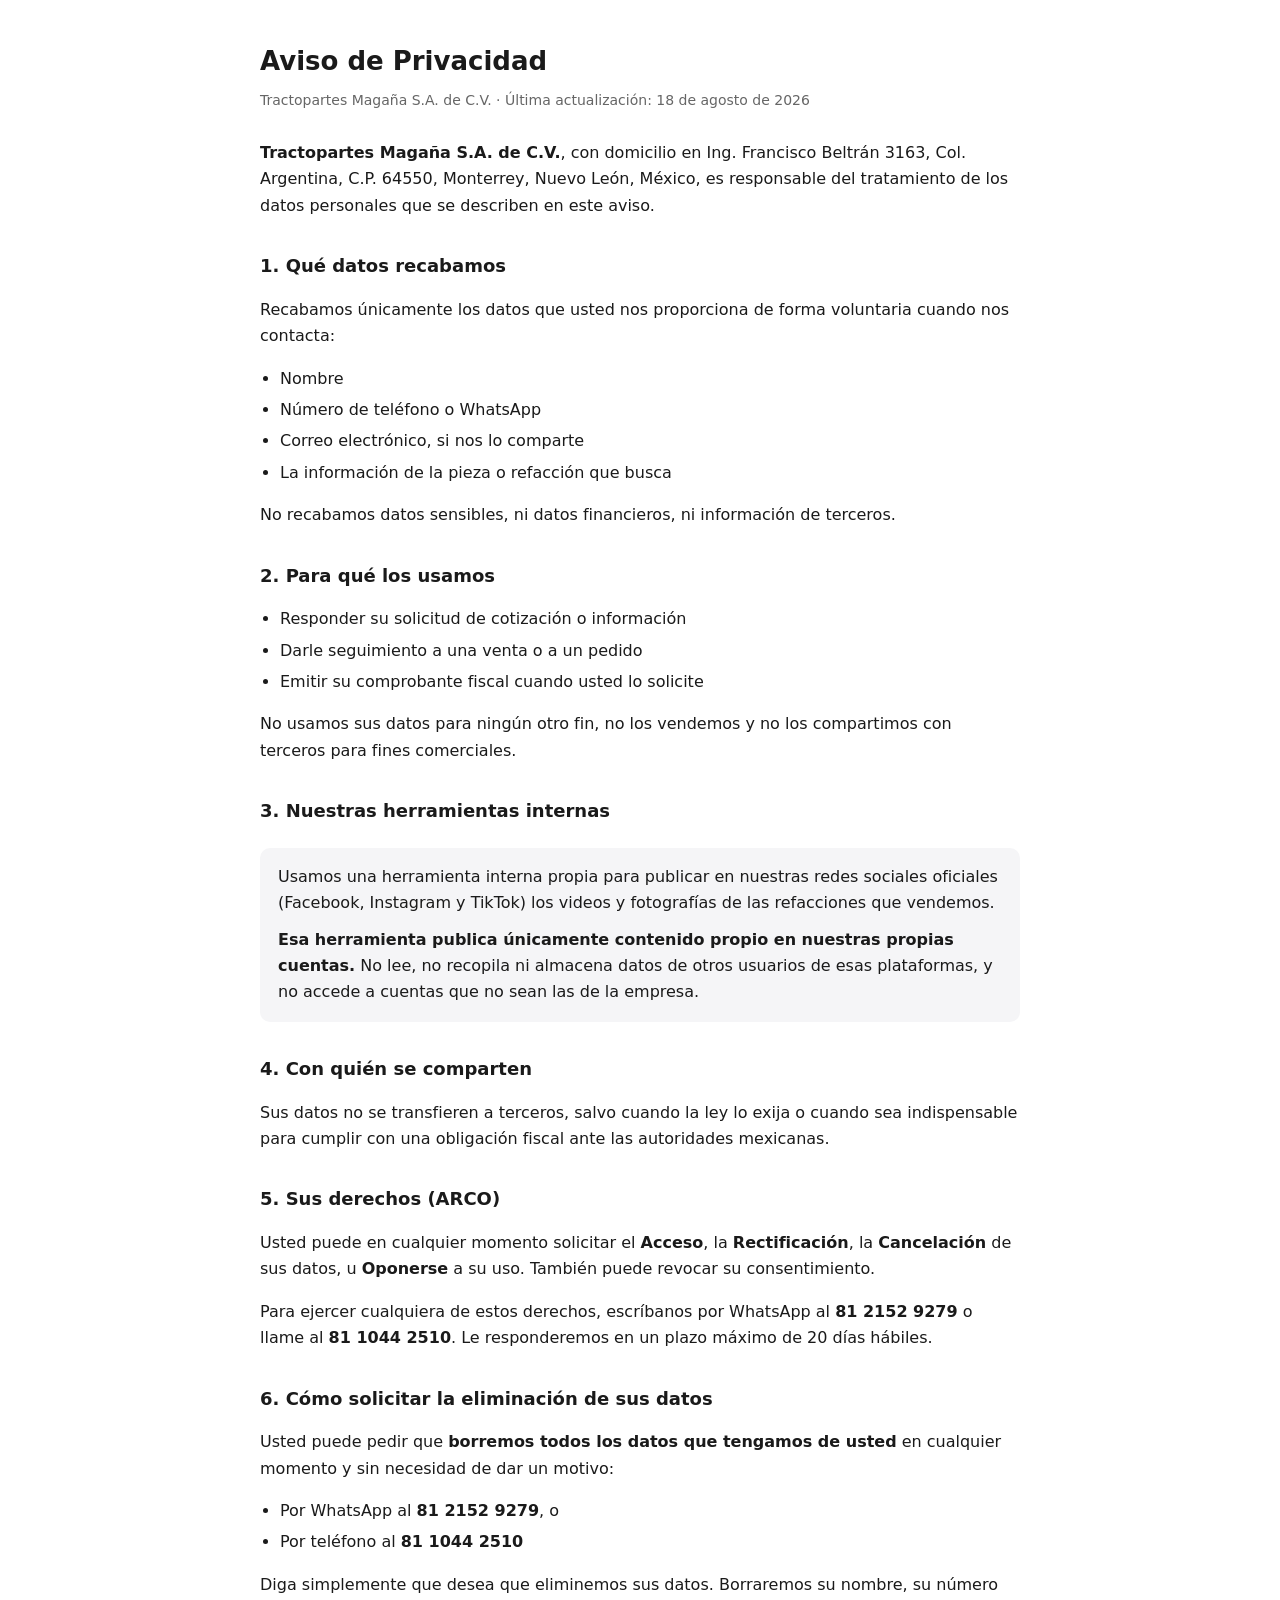
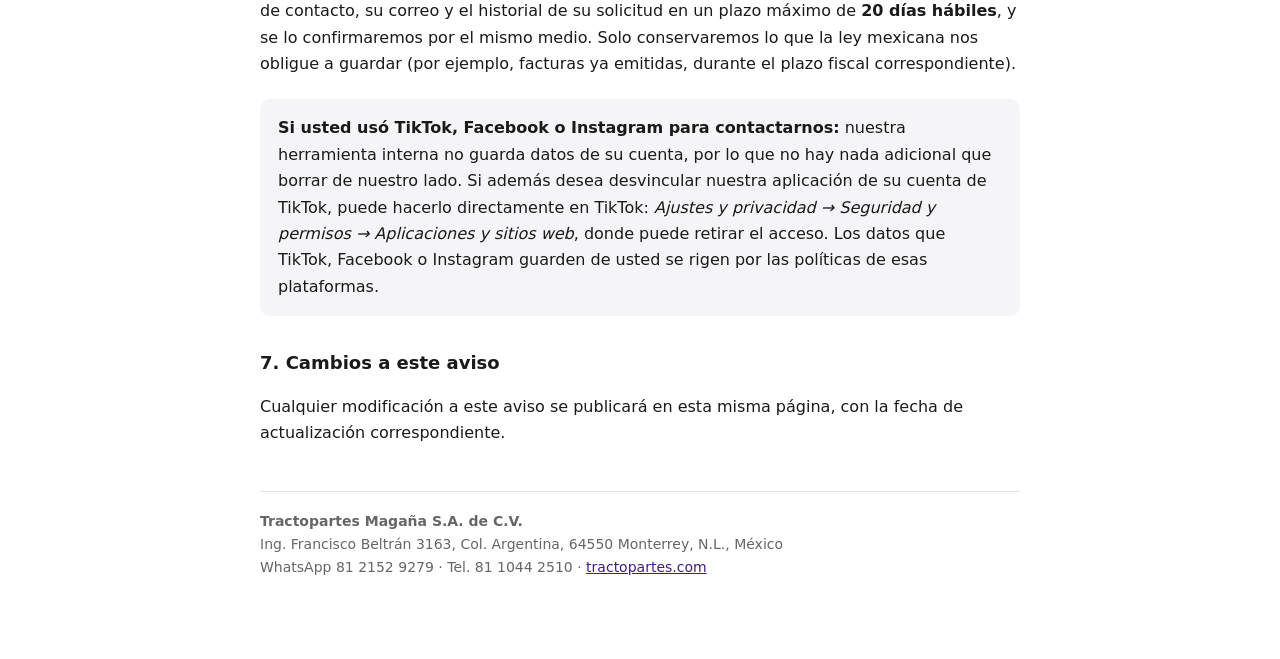
<file: aviso-de-privacidad.html>
<!doctype html>
<html lang="es">
<head>
<meta charset="utf-8">
<meta name="viewport" content="width=device-width,initial-scale=1">
<title>Aviso de Privacidad — Tractopartes Magaña</title>
<style>
  body{font-family:system-ui,-apple-system,"Segoe UI",Roboto,sans-serif;line-height:1.65;
       color:#1a1a1a;background:#fff;max-width:760px;margin:0 auto;padding:40px 22px 80px}
  h1{font-size:26px;margin:0 0 6px} h2{font-size:18px;margin:32px 0 8px}
  .fecha{color:#666;font-size:14px;margin-bottom:28px}
  ul{padding-left:20px} li{margin:5px 0}
  .caja{background:#f5f5f7;border-radius:10px;padding:16px 18px;margin:22px 0}
  a{color:#401C86}
  footer{margin-top:44px;padding-top:18px;border-top:1px solid #e3e3e6;color:#666;font-size:14px}
</style>
</head>
<body>

<h1>Aviso de Privacidad</h1>
<div class="fecha">Tractopartes Magaña S.A. de C.V. · Última actualización: 18 de agosto de 2026</div>

<p><strong>Tractopartes Magaña S.A. de C.V.</strong>, con domicilio en Ing. Francisco Beltrán 3163,
Col. Argentina, C.P. 64550, Monterrey, Nuevo León, México, es responsable del tratamiento de los
datos personales que se describen en este aviso.</p>

<h2>1. Qué datos recabamos</h2>
<p>Recabamos únicamente los datos que usted nos proporciona de forma voluntaria cuando nos contacta:</p>
<ul>
  <li>Nombre</li>
  <li>Número de teléfono o WhatsApp</li>
  <li>Correo electrónico, si nos lo comparte</li>
  <li>La información de la pieza o refacción que busca</li>
</ul>
<p>No recabamos datos sensibles, ni datos financieros, ni información de terceros.</p>

<h2>2. Para qué los usamos</h2>
<ul>
  <li>Responder su solicitud de cotización o información</li>
  <li>Darle seguimiento a una venta o a un pedido</li>
  <li>Emitir su comprobante fiscal cuando usted lo solicite</li>
</ul>
<p>No usamos sus datos para ningún otro fin, no los vendemos y no los compartimos con terceros
para fines comerciales.</p>

<h2>3. Nuestras herramientas internas</h2>
<div class="caja">
  <p style="margin:0">Usamos una herramienta interna propia para publicar en nuestras redes
  sociales oficiales (Facebook, Instagram y TikTok) los videos y fotografías de las refacciones
  que vendemos.</p>
  <p style="margin:10px 0 0"><strong>Esa herramienta publica únicamente contenido propio en
  nuestras propias cuentas.</strong> No lee, no recopila ni almacena datos de otros usuarios de
  esas plataformas, y no accede a cuentas que no sean las de la empresa.</p>
</div>

<h2>4. Con quién se comparten</h2>
<p>Sus datos no se transfieren a terceros, salvo cuando la ley lo exija o cuando sea
indispensable para cumplir con una obligación fiscal ante las autoridades mexicanas.</p>

<h2>5. Sus derechos (ARCO)</h2>
<p>Usted puede en cualquier momento solicitar el <strong>Acceso</strong>, la
<strong>Rectificación</strong>, la <strong>Cancelación</strong> de sus datos, u
<strong>Oponerse</strong> a su uso. También puede revocar su consentimiento.</p>
<p>Para ejercer cualquiera de estos derechos, escríbanos por WhatsApp al
<strong>81 2152 9279</strong> o llame al <strong>81 1044 2510</strong>. Le responderemos en un
plazo máximo de 20 días hábiles.</p>

<h2 id="borrado">6. Cómo solicitar la eliminación de sus datos</h2>
<p>Usted puede pedir que <strong>borremos todos los datos que tengamos de usted</strong> en
cualquier momento y sin necesidad de dar un motivo:</p>
<ul>
  <li>Por WhatsApp al <strong>81 2152 9279</strong>, o</li>
  <li>Por teléfono al <strong>81 1044 2510</strong></li>
</ul>
<p>Diga simplemente que desea que eliminemos sus datos. Borraremos su nombre, su número de
contacto, su correo y el historial de su solicitud en un plazo máximo de
<strong>20 días hábiles</strong>, y se lo confirmaremos por el mismo medio. Solo conservaremos
lo que la ley mexicana nos obligue a guardar (por ejemplo, facturas ya emitidas, durante el
plazo fiscal correspondiente).</p>
<div class="caja">
  <p style="margin:0"><strong>Si usted usó TikTok, Facebook o Instagram para contactarnos:</strong>
  nuestra herramienta interna no guarda datos de su cuenta, por lo que no hay nada adicional
  que borrar de nuestro lado. Si además desea desvincular nuestra aplicación de su cuenta de
  TikTok, puede hacerlo directamente en TikTok:
  <em>Ajustes y privacidad → Seguridad y permisos → Aplicaciones y sitios web</em>, donde puede
  retirar el acceso. Los datos que TikTok, Facebook o Instagram guarden de usted se rigen por
  las políticas de esas plataformas.</p>
</div>

<h2>7. Cambios a este aviso</h2>
<p>Cualquier modificación a este aviso se publicará en esta misma página, con la fecha de
actualización correspondiente.</p>

<footer>
  <strong>Tractopartes Magaña S.A. de C.V.</strong><br>
  Ing. Francisco Beltrán 3163, Col. Argentina, 64550 Monterrey, N.L., México<br>
  WhatsApp 81 2152 9279 · Tel. 81 1044 2510 · <a href="https://tractopartes.com">tractopartes.com</a>
</footer>

</body>
</html>
</file>
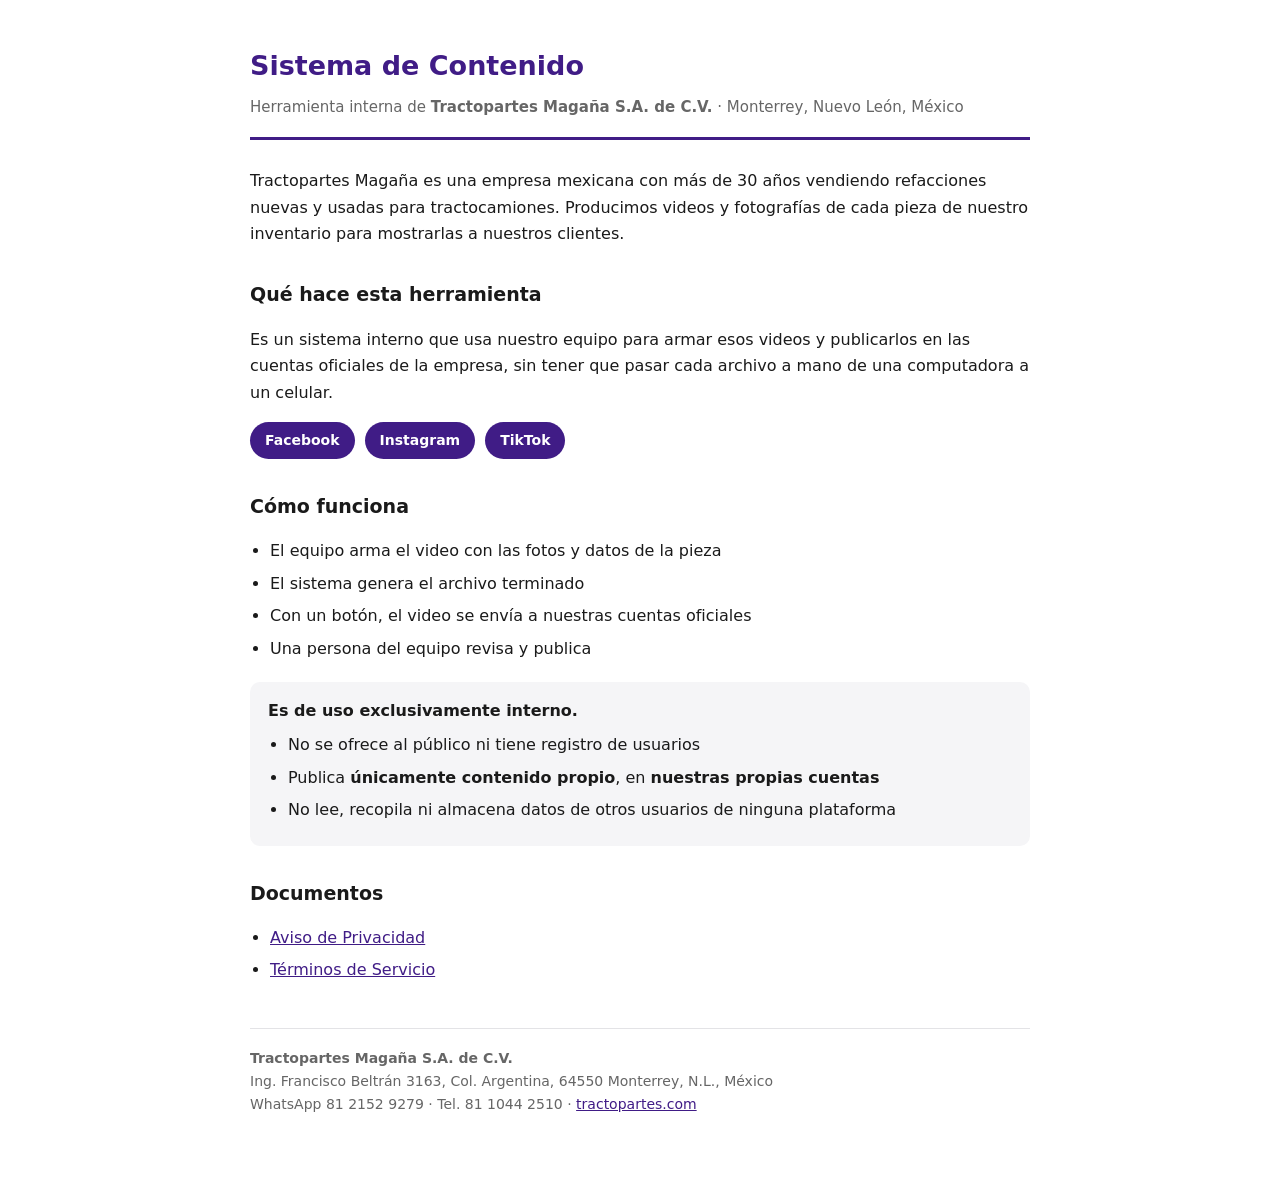
<file: herramienta.html>
<!doctype html>
<html lang="es">
<head>
<meta charset="utf-8">
<meta name="viewport" content="width=device-width,initial-scale=1">
<title>Sistema de Contenido — Tractopartes Magaña</title>
<style>
  body{font-family:system-ui,-apple-system,"Segoe UI",Roboto,sans-serif;line-height:1.65;
       color:#1a1a1a;background:#fff;max-width:780px;margin:0 auto;padding:44px 22px 80px}
  header{border-bottom:3px solid #401C86;padding-bottom:18px;margin-bottom:28px}
  h1{font-size:27px;margin:0 0 6px;color:#401C86}
  .sub{color:#666;font-size:15px}
  h2{font-size:19px;margin:32px 0 8px}
  ul{padding-left:20px} li{margin:6px 0}
  .caja{background:#f5f5f7;border-radius:10px;padding:16px 18px;margin:20px 0}
  .redes{display:flex;gap:10px;flex-wrap:wrap;margin:14px 0}
  .red{background:#401C86;color:#fff;padding:7px 15px;border-radius:20px;font-size:14px;font-weight:600}
  a{color:#401C86}
  footer{margin-top:44px;padding-top:18px;border-top:1px solid #e3e3e6;color:#666;font-size:14px}
</style>
</head>
<body>

<header>
  <h1>Sistema de Contenido</h1>
  <div class="sub">Herramienta interna de <strong>Tractopartes Magaña S.A. de C.V.</strong> ·
  Monterrey, Nuevo León, México</div>
</header>

<p>Tractopartes Magaña es una empresa mexicana con más de 30 años vendiendo refacciones nuevas y
usadas para tractocamiones. Producimos videos y fotografías de cada pieza de nuestro inventario
para mostrarlas a nuestros clientes.</p>

<h2>Qué hace esta herramienta</h2>
<p>Es un sistema interno que usa nuestro equipo para armar esos videos y publicarlos en las
cuentas oficiales de la empresa, sin tener que pasar cada archivo a mano de una computadora a
un celular.</p>

<div class="redes">
  <span class="red">Facebook</span>
  <span class="red">Instagram</span>
  <span class="red">TikTok</span>
</div>

<h2>Cómo funciona</h2>
<ul>
  <li>El equipo arma el video con las fotos y datos de la pieza</li>
  <li>El sistema genera el archivo terminado</li>
  <li>Con un botón, el video se envía a nuestras cuentas oficiales</li>
  <li>Una persona del equipo revisa y publica</li>
</ul>

<div class="caja">
  <strong>Es de uso exclusivamente interno.</strong>
  <ul style="margin:8px 0 0">
    <li>No se ofrece al público ni tiene registro de usuarios</li>
    <li>Publica <strong>únicamente contenido propio</strong>, en <strong>nuestras propias cuentas</strong></li>
    <li>No lee, recopila ni almacena datos de otros usuarios de ninguna plataforma</li>
  </ul>
</div>

<h2>Documentos</h2>
<ul>
  <li><a href="aviso-de-privacidad.html">Aviso de Privacidad</a></li>
  <li><a href="terminos-de-servicio.html">Términos de Servicio</a></li>
</ul>

<footer>
  <strong>Tractopartes Magaña S.A. de C.V.</strong><br>
  Ing. Francisco Beltrán 3163, Col. Argentina, 64550 Monterrey, N.L., México<br>
  WhatsApp 81 2152 9279 · Tel. 81 1044 2510 · <a href="https://tractopartes.com">tractopartes.com</a>
</footer>

</body>
</html>
</file>
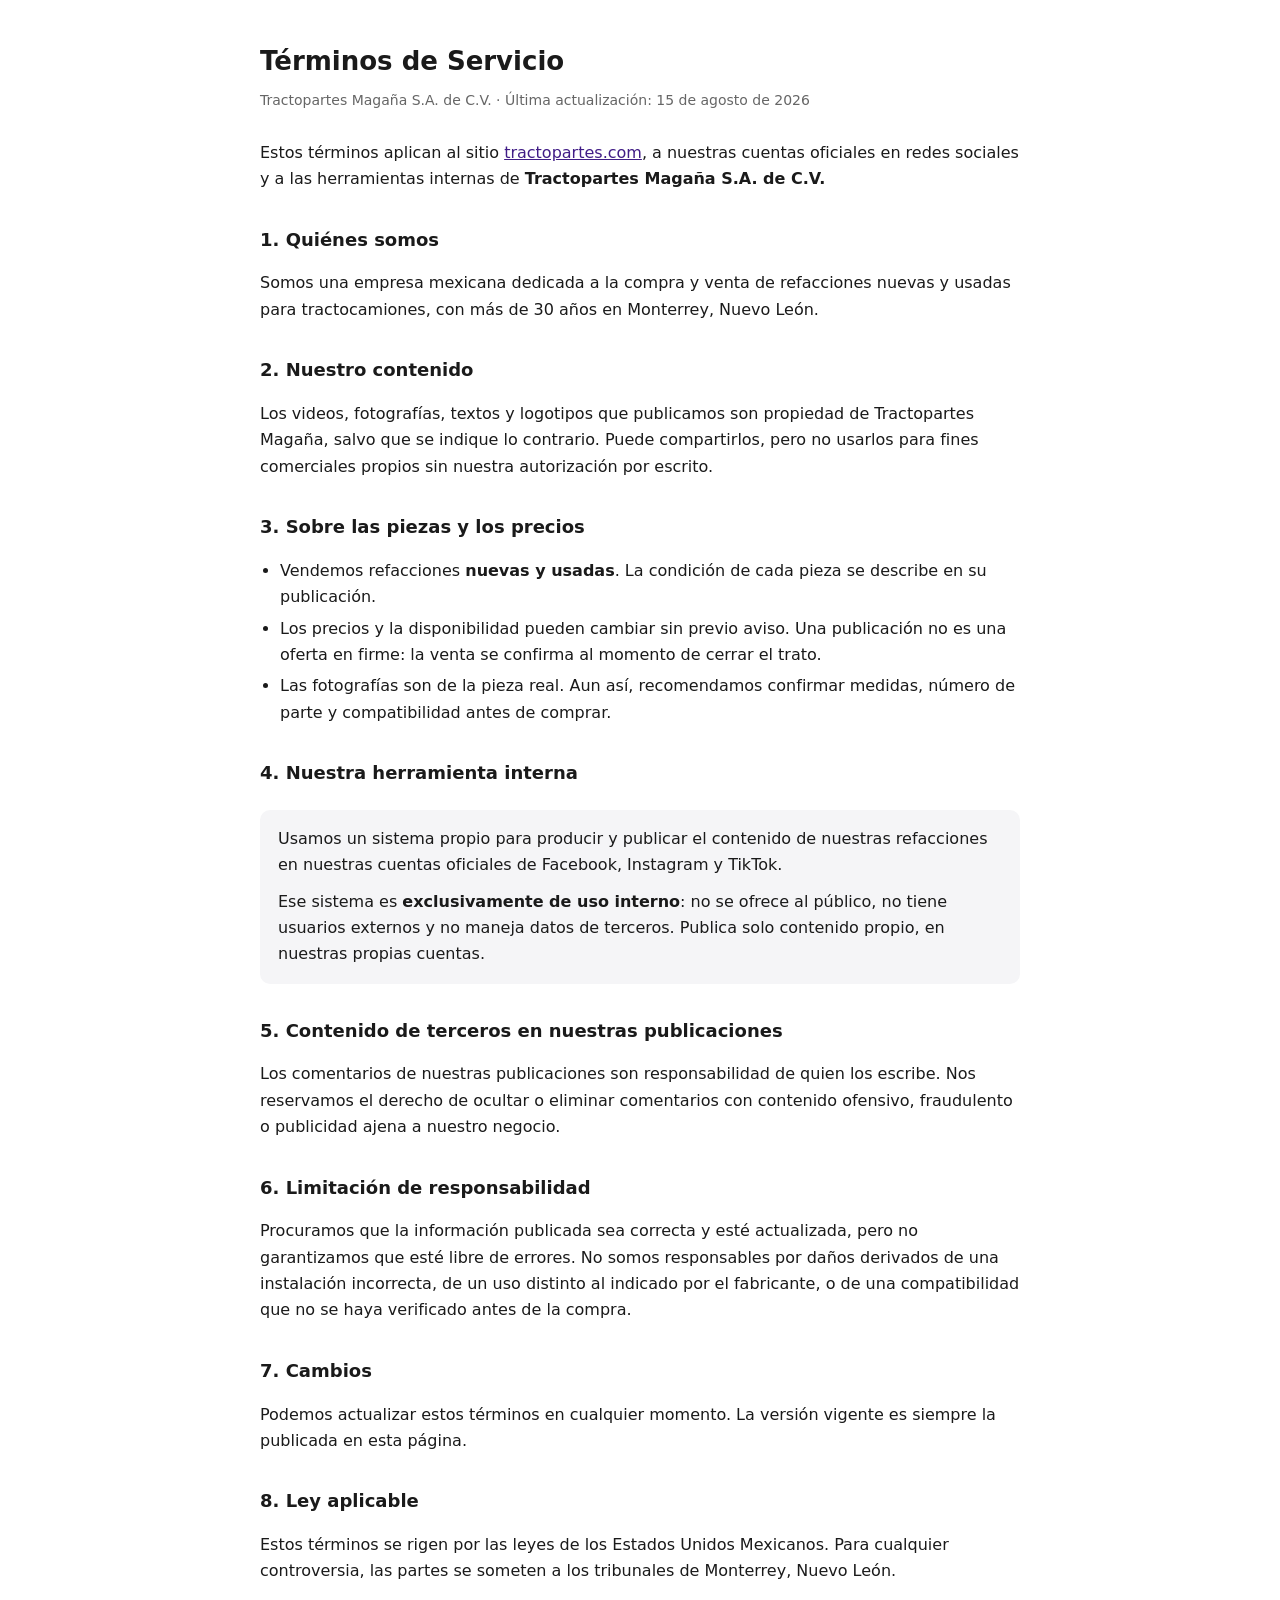
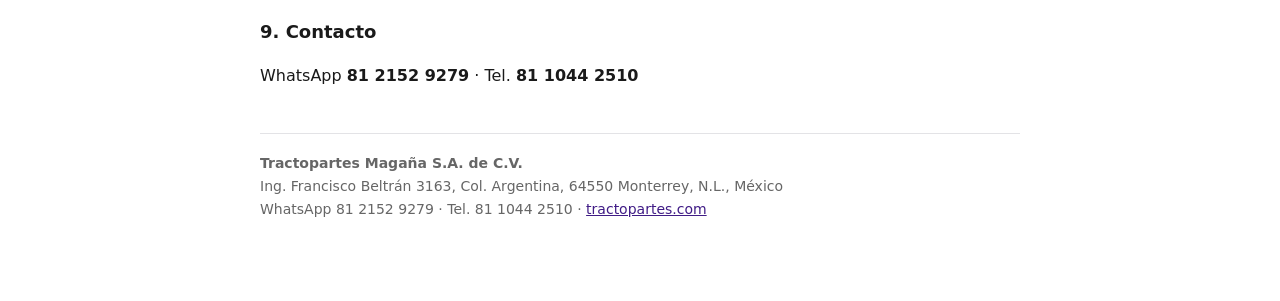
<file: terminos-de-servicio.html>
<!doctype html>
<html lang="es">
<head>
<meta charset="utf-8">
<meta name="viewport" content="width=device-width,initial-scale=1">
<title>Términos de Servicio — Tractopartes Magaña</title>
<style>
  body{font-family:system-ui,-apple-system,"Segoe UI",Roboto,sans-serif;line-height:1.65;
       color:#1a1a1a;background:#fff;max-width:760px;margin:0 auto;padding:40px 22px 80px}
  h1{font-size:26px;margin:0 0 6px} h2{font-size:18px;margin:32px 0 8px}
  .fecha{color:#666;font-size:14px;margin-bottom:28px}
  ul{padding-left:20px} li{margin:5px 0}
  .caja{background:#f5f5f7;border-radius:10px;padding:16px 18px;margin:22px 0}
  a{color:#401C86}
  footer{margin-top:44px;padding-top:18px;border-top:1px solid #e3e3e6;color:#666;font-size:14px}
</style>
</head>
<body>

<h1>Términos de Servicio</h1>
<div class="fecha">Tractopartes Magaña S.A. de C.V. · Última actualización: 15 de agosto de 2026</div>

<p>Estos términos aplican al sitio <a href="https://tractopartes.com">tractopartes.com</a>, a
nuestras cuentas oficiales en redes sociales y a las herramientas internas de
<strong>Tractopartes Magaña S.A. de C.V.</strong></p>

<h2>1. Quiénes somos</h2>
<p>Somos una empresa mexicana dedicada a la compra y venta de refacciones nuevas y usadas para
tractocamiones, con más de 30 años en Monterrey, Nuevo León.</p>

<h2>2. Nuestro contenido</h2>
<p>Los videos, fotografías, textos y logotipos que publicamos son propiedad de Tractopartes
Magaña, salvo que se indique lo contrario. Puede compartirlos, pero no usarlos para fines
comerciales propios sin nuestra autorización por escrito.</p>

<h2>3. Sobre las piezas y los precios</h2>
<ul>
  <li>Vendemos refacciones <strong>nuevas y usadas</strong>. La condición de cada pieza se
      describe en su publicación.</li>
  <li>Los precios y la disponibilidad pueden cambiar sin previo aviso. Una publicación no es
      una oferta en firme: la venta se confirma al momento de cerrar el trato.</li>
  <li>Las fotografías son de la pieza real. Aun así, recomendamos confirmar medidas, número de
      parte y compatibilidad antes de comprar.</li>
</ul>

<h2>4. Nuestra herramienta interna</h2>
<div class="caja">
  <p style="margin:0">Usamos un sistema propio para producir y publicar el contenido de nuestras
  refacciones en nuestras cuentas oficiales de Facebook, Instagram y TikTok.</p>
  <p style="margin:10px 0 0">Ese sistema es <strong>exclusivamente de uso interno</strong>: no se
  ofrece al público, no tiene usuarios externos y no maneja datos de terceros. Publica solo
  contenido propio, en nuestras propias cuentas.</p>
</div>

<h2>5. Contenido de terceros en nuestras publicaciones</h2>
<p>Los comentarios de nuestras publicaciones son responsabilidad de quien los escribe. Nos
reservamos el derecho de ocultar o eliminar comentarios con contenido ofensivo, fraudulento o
publicidad ajena a nuestro negocio.</p>

<h2>6. Limitación de responsabilidad</h2>
<p>Procuramos que la información publicada sea correcta y esté actualizada, pero no garantizamos
que esté libre de errores. No somos responsables por daños derivados de una instalación
incorrecta, de un uso distinto al indicado por el fabricante, o de una compatibilidad que no se
haya verificado antes de la compra.</p>

<h2>7. Cambios</h2>
<p>Podemos actualizar estos términos en cualquier momento. La versión vigente es siempre la
publicada en esta página.</p>

<h2>8. Ley aplicable</h2>
<p>Estos términos se rigen por las leyes de los Estados Unidos Mexicanos. Para cualquier
controversia, las partes se someten a los tribunales de Monterrey, Nuevo León.</p>

<h2>9. Contacto</h2>
<p>WhatsApp <strong>81 2152 9279</strong> · Tel. <strong>81 1044 2510</strong></p>

<footer>
  <strong>Tractopartes Magaña S.A. de C.V.</strong><br>
  Ing. Francisco Beltrán 3163, Col. Argentina, 64550 Monterrey, N.L., México<br>
  WhatsApp 81 2152 9279 · Tel. 81 1044 2510 · <a href="https://tractopartes.com">tractopartes.com</a>
</footer>

</body>
</html>
</file>
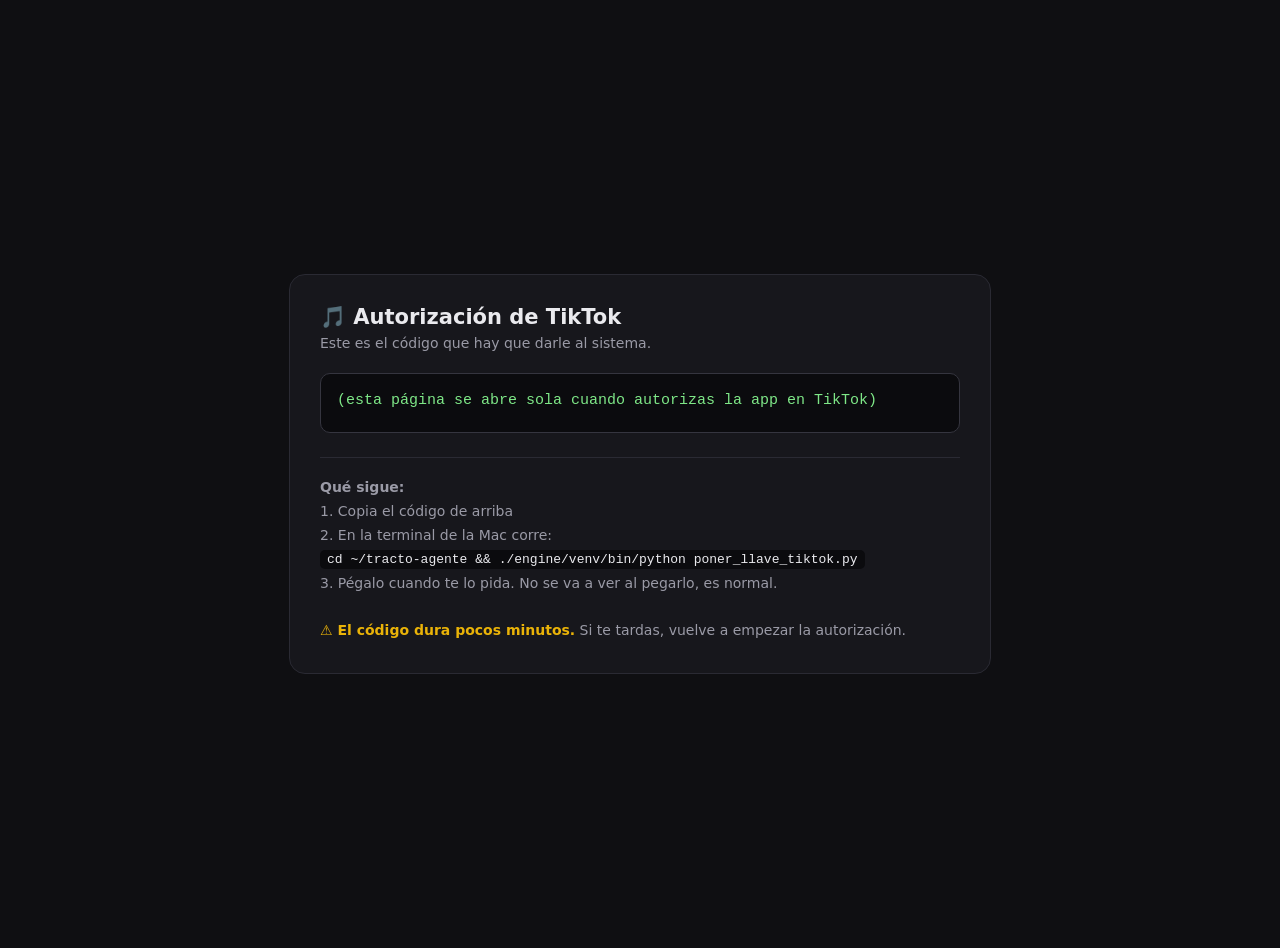
<file: tiktok.html>
<!doctype html>
<html lang="es">
<head>
<meta charset="utf-8">
<meta name="viewport" content="width=device-width,initial-scale=1">
<title>Autorización de TikTok — Tractopartes Magaña</title>
<style>
  body{font-family:system-ui,-apple-system,"Segoe UI",Roboto,sans-serif;background:#0f0f12;
       color:#eaeaee;margin:0;min-height:100vh;display:flex;align-items:center;justify-content:center;padding:24px}
  .caja{max-width:640px;width:100%;background:#17171c;border:1px solid #2a2a33;border-radius:16px;padding:30px}
  h1{font-size:21px;margin:0 0 6px}
  .sub{color:#9a9aa6;font-size:14px;margin-bottom:22px}
  .codigo{background:#0b0b0e;border:1px solid #35353f;border-radius:10px;padding:16px;
          font-family:ui-monospace,SFMono-Regular,Menlo,monospace;font-size:15px;
          word-break:break-all;line-height:1.5;color:#7ee787;min-height:26px}
  button{margin-top:14px;background:#401C86;color:#fff;border:0;border-radius:10px;
         padding:13px 22px;font-size:15px;font-weight:700;cursor:pointer;font-family:inherit;width:100%}
  button:active{opacity:.85}
  .pasos{margin-top:24px;padding-top:18px;border-top:1px solid #2a2a33;color:#9a9aa6;font-size:14px;line-height:1.7}
  .mal{color:#ff6b6b}
  code{background:#0b0b0e;padding:2px 7px;border-radius:5px;font-size:13px;color:#eaeaee}
</style>
</head>
<body>
<div class="caja">
  <h1 id="titulo">🎵 Autorización de TikTok</h1>
  <div class="sub" id="sub">Este es el código que hay que darle al sistema.</div>

  <div class="codigo" id="codigo">Leyendo…</div>
  <button onclick="copiar()" id="btn">📋 Copiar el código</button>

  <div class="pasos" id="pasos">
    <b>Qué sigue:</b><br>
    1. Copia el código de arriba<br>
    2. En la terminal de la Mac corre:<br>
    <code>cd ~/tracto-agente &amp;&amp; ./engine/venv/bin/python poner_llave_tiktok.py</code><br>
    3. Pégalo cuando te lo pida. No se va a ver al pegarlo, es normal.<br><br>
    <b style="color:#eab308">⚠️ El código dura pocos minutos.</b> Si te tardas, vuelve a
    empezar la autorización.
  </div>
</div>

<script>
  // TikTok regresa aquí con ?code=... (o ?error=... si algo salió mal).
  // Esta página NO manda el código a ningún lado: solo lo enseña para copiarlo a mano.
  var p = new URLSearchParams(location.search);
  var code = p.get("code"), err = p.get("error"), desc = p.get("error_description");
  var elC = document.getElementById("codigo");
  if (code) {
    elC.textContent = code;
  } else if (err) {
    document.getElementById("titulo").textContent = "❌ No se autorizó";
    elC.className = "codigo mal";
    elC.textContent = (desc || err);
    document.getElementById("btn").style.display = "none";
    document.getElementById("pasos").innerHTML =
      "<b>Qué pasó:</b> TikTok no dio el permiso. Vuelve a intentar la autorización desde el principio.";
  } else {
    elC.textContent = "(esta página se abre sola cuando autorizas la app en TikTok)";
    document.getElementById("btn").style.display = "none";
  }
  function copiar(){
    navigator.clipboard.writeText(code || "").then(function(){
      var b = document.getElementById("btn");
      b.textContent = "✅ Copiado";
      setTimeout(function(){ b.textContent = "📋 Copiar el código"; }, 2200);
    });
  }
</script>
</body>
</html>
</file>
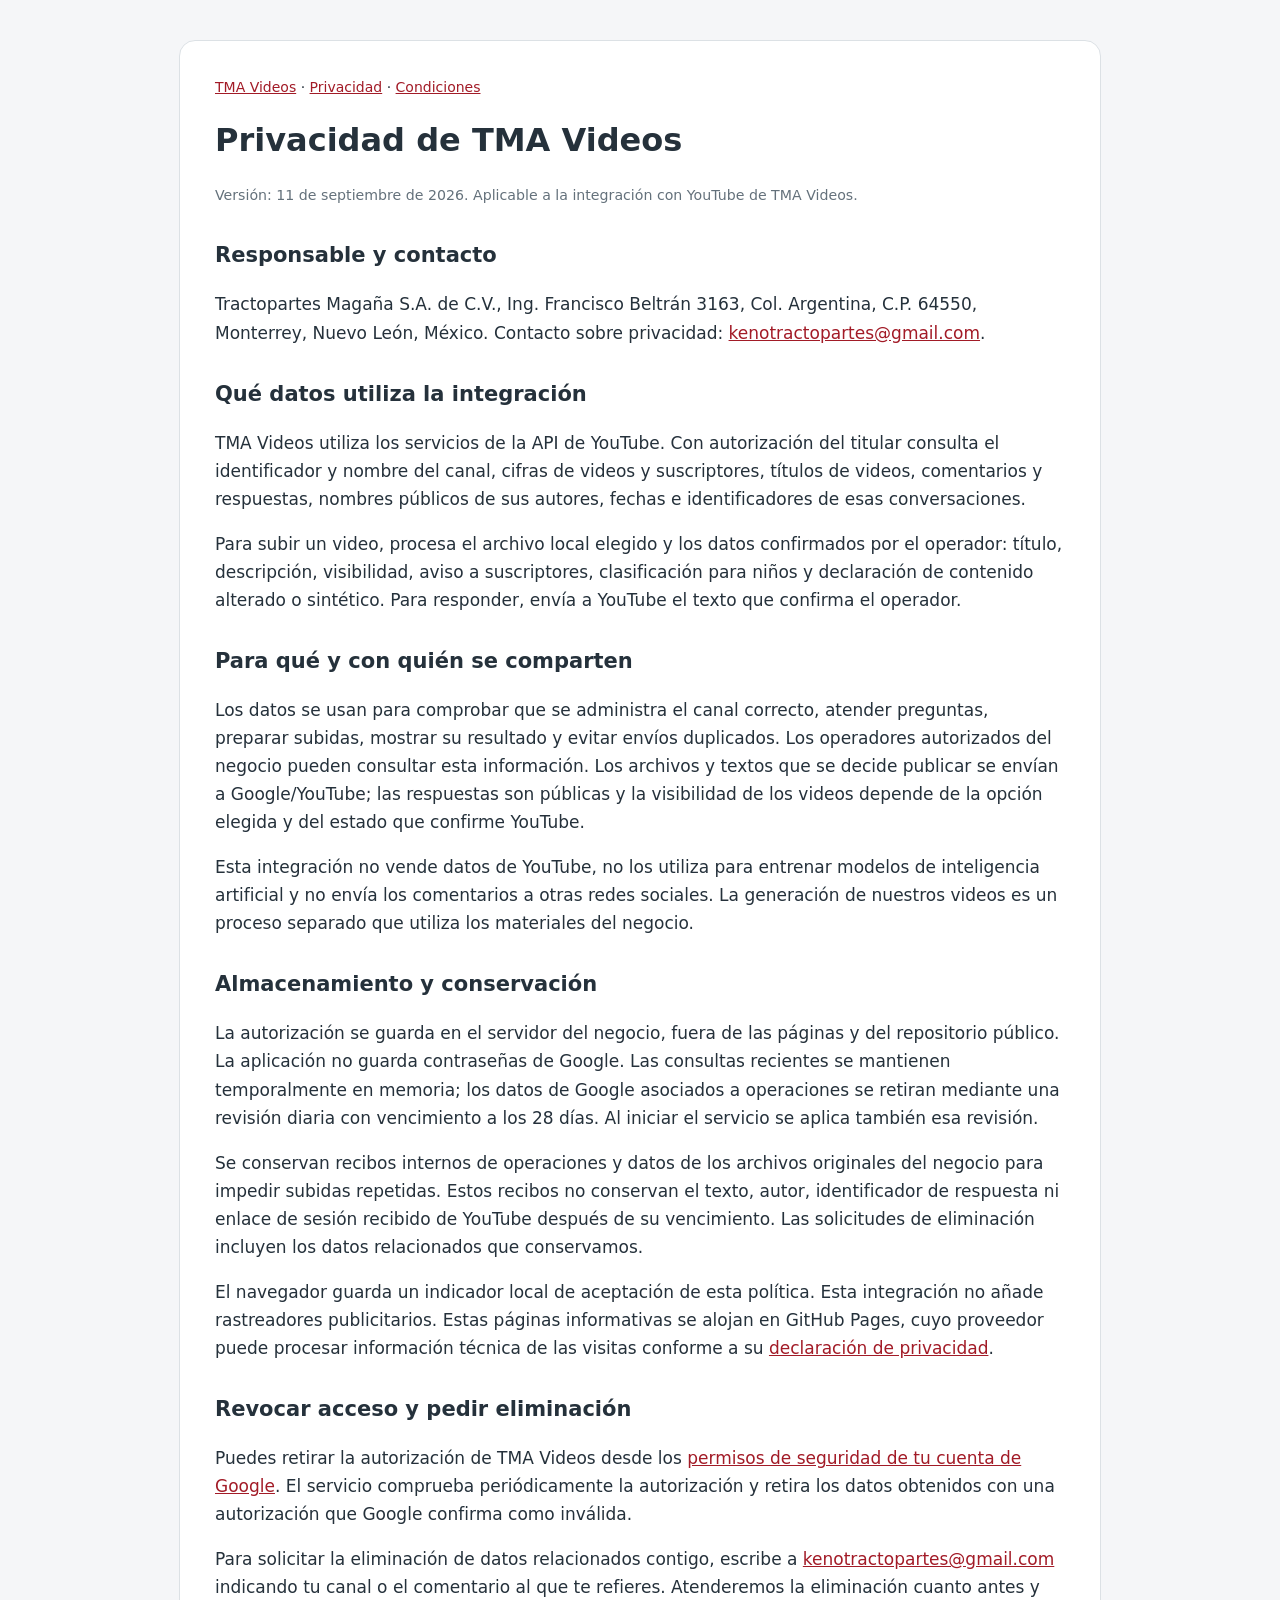
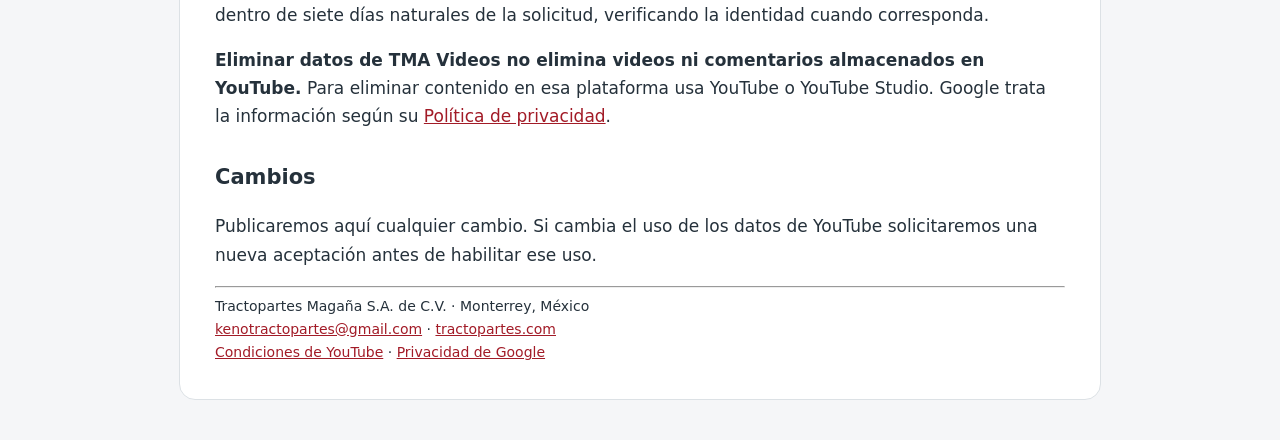
<file: videos-tma-privacidad.html>
<!doctype html><html lang="es"><head><meta charset="utf-8"><meta name="viewport" content="width=device-width,initial-scale=1"><title>Privacidad de TMA Videos · TMA Videos</title><style>body{margin:0;background:#f5f6f8;color:#25313b;font:17px/1.65 system-ui,-apple-system,sans-serif}main{max-width:850px;margin:40px auto;padding:35px;background:white;border:1px solid #dce1e5;border-radius:16px}h1{font-size:32px;line-height:1.2}h2{font-size:21px;margin-top:30px}a{color:#a21b27}nav,footer{font-size:14px}small{color:#64717b}.notice{background:#fff5df;padding:15px;border-radius:8px}li{margin:6px 0}@media(max-width:600px){main{margin:0;padding:24px;border-radius:0}}</style></head><body><main><nav><a href="videos-tma.html">TMA Videos</a> · <a href="videos-tma-privacidad.html">Privacidad</a> · <a href="videos-tma-terminos.html">Condiciones</a></nav><h1>Privacidad de TMA Videos</h1><small>Versión: 11 de septiembre de 2026. Aplicable a la integración con YouTube de TMA Videos.</small>
<h2>Responsable y contacto</h2><p>Tractopartes Magaña S.A. de C.V., Ing. Francisco Beltrán 3163, Col. Argentina, C.P. 64550, Monterrey, Nuevo León, México. Contacto sobre privacidad: <a href="mailto:kenotractopartes@gmail.com">kenotractopartes@gmail.com</a>.</p>
<h2>Qué datos utiliza la integración</h2><p>TMA Videos utiliza los servicios de la API de YouTube. Con autorización del titular consulta el identificador y nombre del canal, cifras de videos y suscriptores, títulos de videos, comentarios y respuestas, nombres públicos de sus autores, fechas e identificadores de esas conversaciones.</p>
<p>Para subir un video, procesa el archivo local elegido y los datos confirmados por el operador: título, descripción, visibilidad, aviso a suscriptores, clasificación para niños y declaración de contenido alterado o sintético. Para responder, envía a YouTube el texto que confirma el operador.</p>
<h2>Para qué y con quién se comparten</h2><p>Los datos se usan para comprobar que se administra el canal correcto, atender preguntas, preparar subidas, mostrar su resultado y evitar envíos duplicados. Los operadores autorizados del negocio pueden consultar esta información. Los archivos y textos que se decide publicar se envían a Google/YouTube; las respuestas son públicas y la visibilidad de los videos depende de la opción elegida y del estado que confirme YouTube.</p>
<p>Esta integración no vende datos de YouTube, no los utiliza para entrenar modelos de inteligencia artificial y no envía los comentarios a otras redes sociales. La generación de nuestros videos es un proceso separado que utiliza los materiales del negocio.</p>
<h2>Almacenamiento y conservación</h2><p>La autorización se guarda en el servidor del negocio, fuera de las páginas y del repositorio público. La aplicación no guarda contraseñas de Google. Las consultas recientes se mantienen temporalmente en memoria; los datos de Google asociados a operaciones se retiran mediante una revisión diaria con vencimiento a los 28 días. Al iniciar el servicio se aplica también esa revisión.</p>
<p>Se conservan recibos internos de operaciones y datos de los archivos originales del negocio para impedir subidas repetidas. Estos recibos no conservan el texto, autor, identificador de respuesta ni enlace de sesión recibido de YouTube después de su vencimiento. Las solicitudes de eliminación incluyen los datos relacionados que conservamos.</p>
<p>El navegador guarda un indicador local de aceptación de esta política. Esta integración no añade rastreadores publicitarios. Estas páginas informativas se alojan en GitHub Pages, cuyo proveedor puede procesar información técnica de las visitas conforme a su <a href="https://docs.github.com/en/site-policy/privacy-policies/github-general-privacy-statement">declaración de privacidad</a>.</p>
<h2>Revocar acceso y pedir eliminación</h2><p>Puedes retirar la autorización de TMA Videos desde los <a href="https://security.google.com/settings/security/permissions">permisos de seguridad de tu cuenta de Google</a>. El servicio comprueba periódicamente la autorización y retira los datos obtenidos con una autorización que Google confirma como inválida.</p>
<p>Para solicitar la eliminación de datos relacionados contigo, escribe a <a href="mailto:kenotractopartes@gmail.com?subject=Eliminar%20datos%20de%20TMA%20Videos">kenotractopartes@gmail.com</a> indicando tu canal o el comentario al que te refieres. Atenderemos la eliminación cuanto antes y dentro de siete días naturales de la solicitud, verificando la identidad cuando corresponda.</p>
<p><strong>Eliminar datos de TMA Videos no elimina videos ni comentarios almacenados en YouTube.</strong> Para eliminar contenido en esa plataforma usa YouTube o YouTube Studio. Google trata la información según su <a href="https://policies.google.com/privacy">Política de privacidad</a>.</p>
<h2>Cambios</h2><p>Publicaremos aquí cualquier cambio. Si cambia el uso de los datos de YouTube solicitaremos una nueva aceptación antes de habilitar ese uso.</p><footer><hr>Tractopartes Magaña S.A. de C.V. · Monterrey, México<br><a href="mailto:kenotractopartes@gmail.com">kenotractopartes@gmail.com</a> · <a href="https://tractopartes.com">tractopartes.com</a><br><a href="https://www.youtube.com/t/terms">Condiciones de YouTube</a> · <a href="https://policies.google.com/privacy">Privacidad de Google</a></footer></main></body></html>
</file>
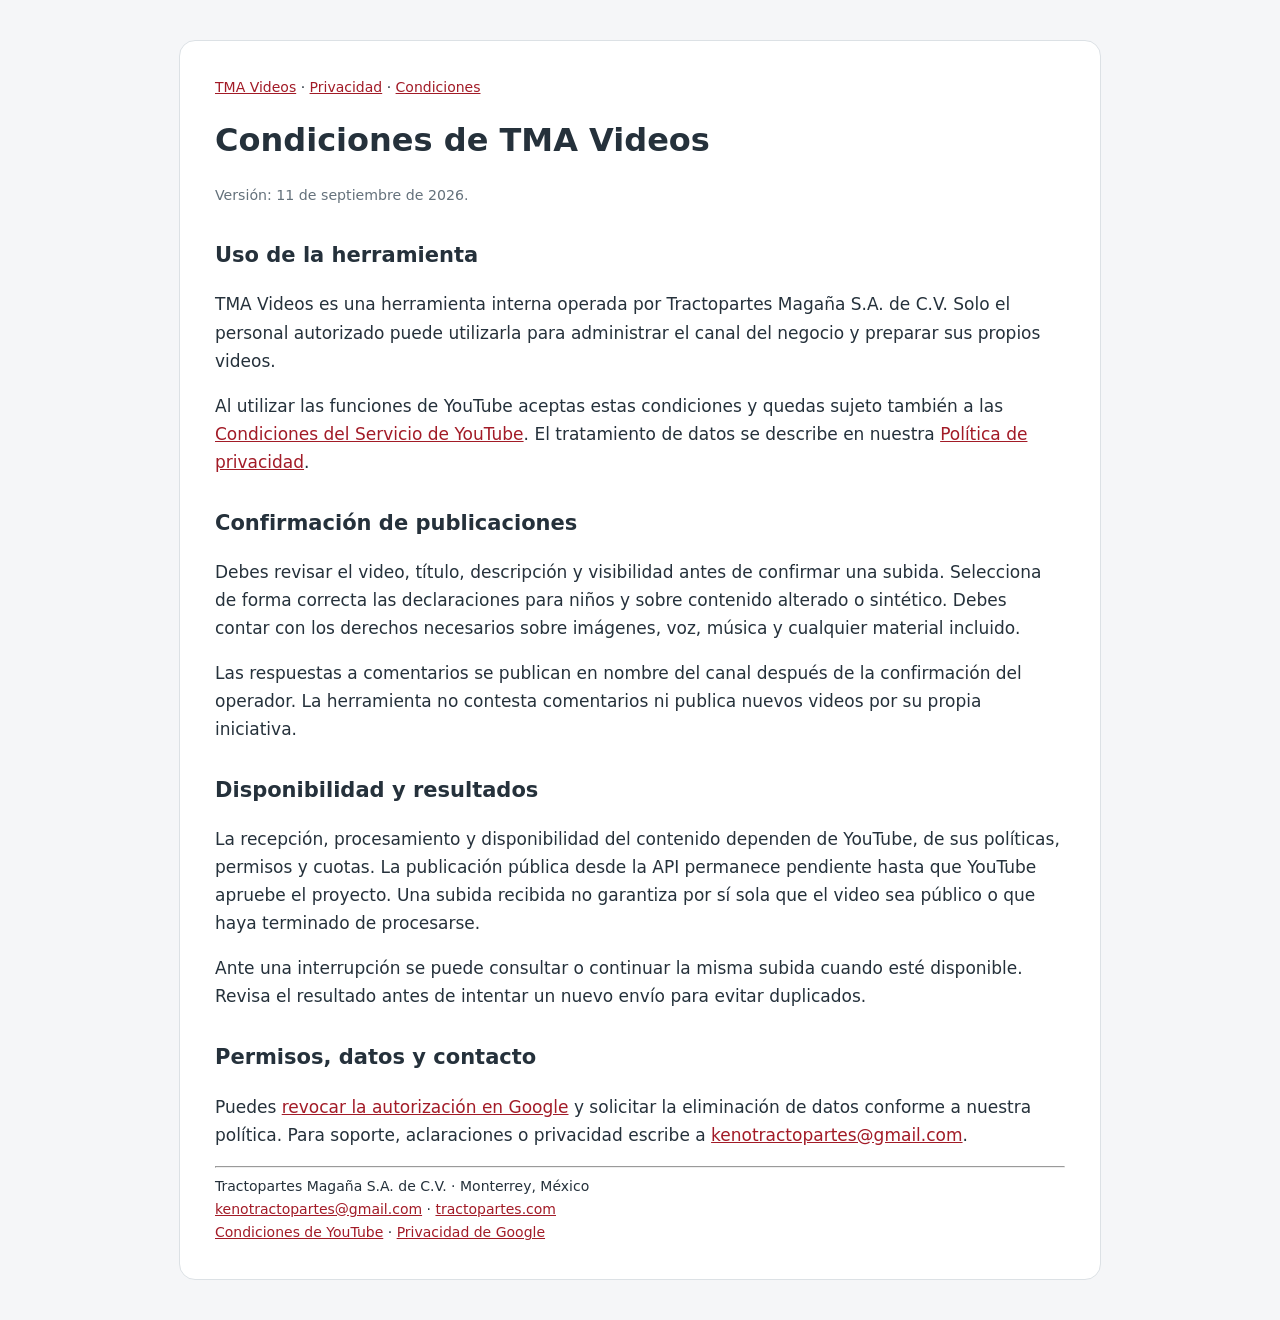
<file: videos-tma-terminos.html>
<!doctype html><html lang="es"><head><meta charset="utf-8"><meta name="viewport" content="width=device-width,initial-scale=1"><title>Condiciones de TMA Videos · TMA Videos</title><style>body{margin:0;background:#f5f6f8;color:#25313b;font:17px/1.65 system-ui,-apple-system,sans-serif}main{max-width:850px;margin:40px auto;padding:35px;background:white;border:1px solid #dce1e5;border-radius:16px}h1{font-size:32px;line-height:1.2}h2{font-size:21px;margin-top:30px}a{color:#a21b27}nav,footer{font-size:14px}small{color:#64717b}.notice{background:#fff5df;padding:15px;border-radius:8px}li{margin:6px 0}@media(max-width:600px){main{margin:0;padding:24px;border-radius:0}}</style></head><body><main><nav><a href="videos-tma.html">TMA Videos</a> · <a href="videos-tma-privacidad.html">Privacidad</a> · <a href="videos-tma-terminos.html">Condiciones</a></nav><h1>Condiciones de TMA Videos</h1><small>Versión: 11 de septiembre de 2026.</small>
<h2>Uso de la herramienta</h2><p>TMA Videos es una herramienta interna operada por Tractopartes Magaña S.A. de C.V. Solo el personal autorizado puede utilizarla para administrar el canal del negocio y preparar sus propios videos.</p>
<p>Al utilizar las funciones de YouTube aceptas estas condiciones y quedas sujeto también a las <a href="https://www.youtube.com/t/terms">Condiciones del Servicio de YouTube</a>. El tratamiento de datos se describe en nuestra <a href="videos-tma-privacidad.html">Política de privacidad</a>.</p>
<h2>Confirmación de publicaciones</h2><p>Debes revisar el video, título, descripción y visibilidad antes de confirmar una subida. Selecciona de forma correcta las declaraciones para niños y sobre contenido alterado o sintético. Debes contar con los derechos necesarios sobre imágenes, voz, música y cualquier material incluido.</p>
<p>Las respuestas a comentarios se publican en nombre del canal después de la confirmación del operador. La herramienta no contesta comentarios ni publica nuevos videos por su propia iniciativa.</p>
<h2>Disponibilidad y resultados</h2><p>La recepción, procesamiento y disponibilidad del contenido dependen de YouTube, de sus políticas, permisos y cuotas. La publicación pública desde la API permanece pendiente hasta que YouTube apruebe el proyecto. Una subida recibida no garantiza por sí sola que el video sea público o que haya terminado de procesarse.</p>
<p>Ante una interrupción se puede consultar o continuar la misma subida cuando esté disponible. Revisa el resultado antes de intentar un nuevo envío para evitar duplicados.</p>
<h2>Permisos, datos y contacto</h2><p>Puedes <a href="https://security.google.com/settings/security/permissions">revocar la autorización en Google</a> y solicitar la eliminación de datos conforme a nuestra política. Para soporte, aclaraciones o privacidad escribe a <a href="mailto:kenotractopartes@gmail.com">kenotractopartes@gmail.com</a>.</p><footer><hr>Tractopartes Magaña S.A. de C.V. · Monterrey, México<br><a href="mailto:kenotractopartes@gmail.com">kenotractopartes@gmail.com</a> · <a href="https://tractopartes.com">tractopartes.com</a><br><a href="https://www.youtube.com/t/terms">Condiciones de YouTube</a> · <a href="https://policies.google.com/privacy">Privacidad de Google</a></footer></main></body></html>
</file>
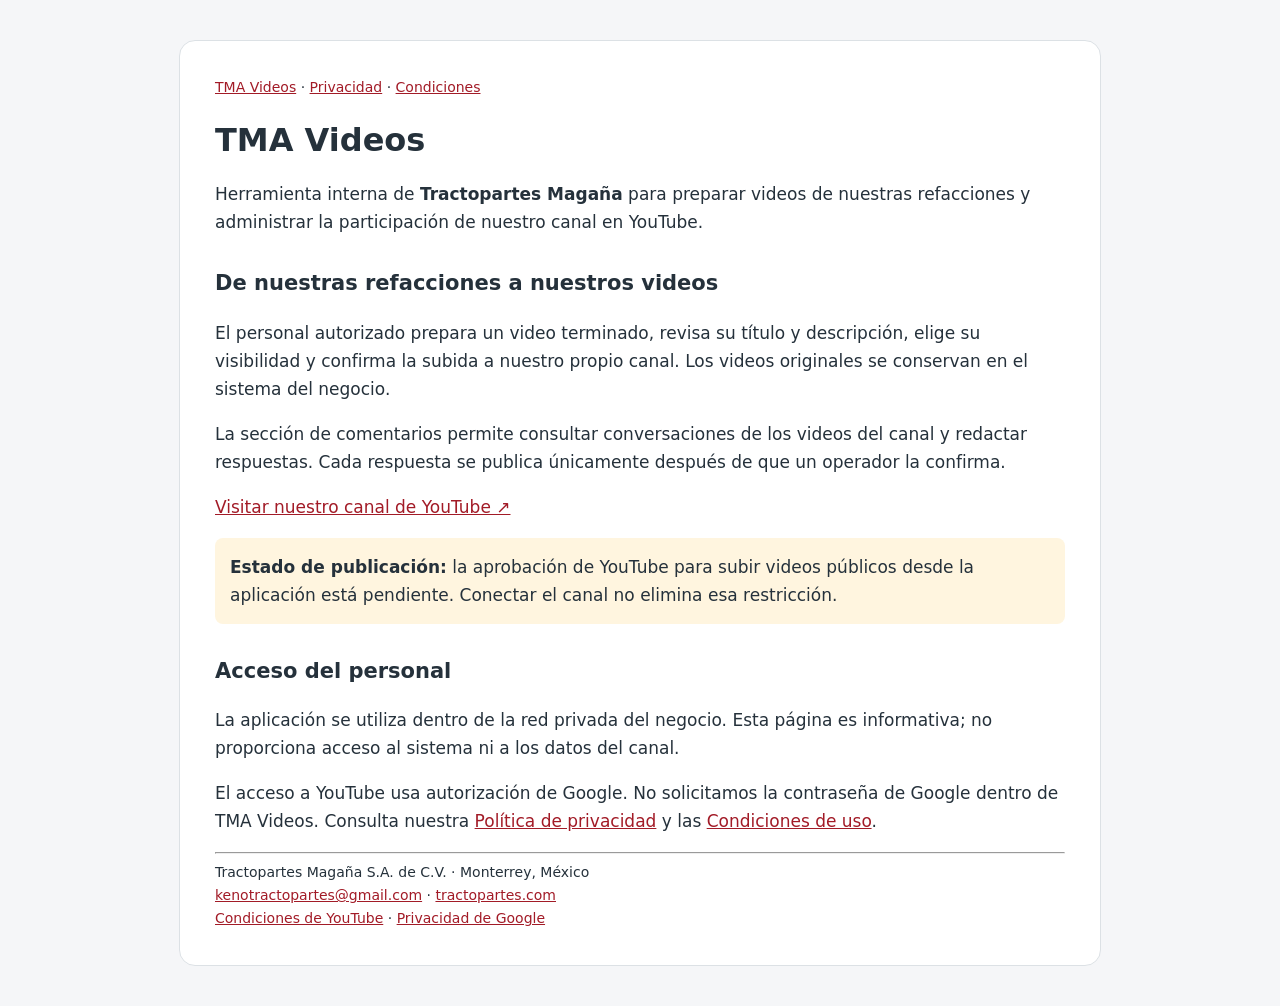
<file: videos-tma.html>
<!doctype html><html lang="es"><head><meta charset="utf-8"><meta name="viewport" content="width=device-width,initial-scale=1"><title>TMA Videos · TMA Videos</title><style>body{margin:0;background:#f5f6f8;color:#25313b;font:17px/1.65 system-ui,-apple-system,sans-serif}main{max-width:850px;margin:40px auto;padding:35px;background:white;border:1px solid #dce1e5;border-radius:16px}h1{font-size:32px;line-height:1.2}h2{font-size:21px;margin-top:30px}a{color:#a21b27}nav,footer{font-size:14px}small{color:#64717b}.notice{background:#fff5df;padding:15px;border-radius:8px}li{margin:6px 0}@media(max-width:600px){main{margin:0;padding:24px;border-radius:0}}</style></head><body><main><nav><a href="videos-tma.html">TMA Videos</a> · <a href="videos-tma-privacidad.html">Privacidad</a> · <a href="videos-tma-terminos.html">Condiciones</a></nav><h1>TMA Videos</h1><p>Herramienta interna de <strong>Tractopartes Magaña</strong> para preparar videos de nuestras refacciones y administrar la participación de nuestro canal en YouTube.</p>
<h2>De nuestras refacciones a nuestros videos</h2><p>El personal autorizado prepara un video terminado, revisa su título y descripción, elige su visibilidad y confirma la subida a nuestro propio canal. Los videos originales se conservan en el sistema del negocio.</p>
<p>La sección de comentarios permite consultar conversaciones de los videos del canal y redactar respuestas. Cada respuesta se publica únicamente después de que un operador la confirma.</p>
<p><a href="https://www.youtube.com/@tractopartesmagana">Visitar nuestro canal de YouTube ↗</a></p>
<p class="notice"><strong>Estado de publicación:</strong> la aprobación de YouTube para subir videos públicos desde la aplicación está pendiente. Conectar el canal no elimina esa restricción.</p>
<h2>Acceso del personal</h2><p>La aplicación se utiliza dentro de la red privada del negocio. Esta página es informativa; no proporciona acceso al sistema ni a los datos del canal.</p>
<p>El acceso a YouTube usa autorización de Google. No solicitamos la contraseña de Google dentro de TMA Videos. Consulta nuestra <a href="videos-tma-privacidad.html">Política de privacidad</a> y las <a href="videos-tma-terminos.html">Condiciones de uso</a>.</p><footer><hr>Tractopartes Magaña S.A. de C.V. · Monterrey, México<br><a href="mailto:kenotractopartes@gmail.com">kenotractopartes@gmail.com</a> · <a href="https://tractopartes.com">tractopartes.com</a><br><a href="https://www.youtube.com/t/terms">Condiciones de YouTube</a> · <a href="https://policies.google.com/privacy">Privacidad de Google</a></footer></main></body></html>
</file>
